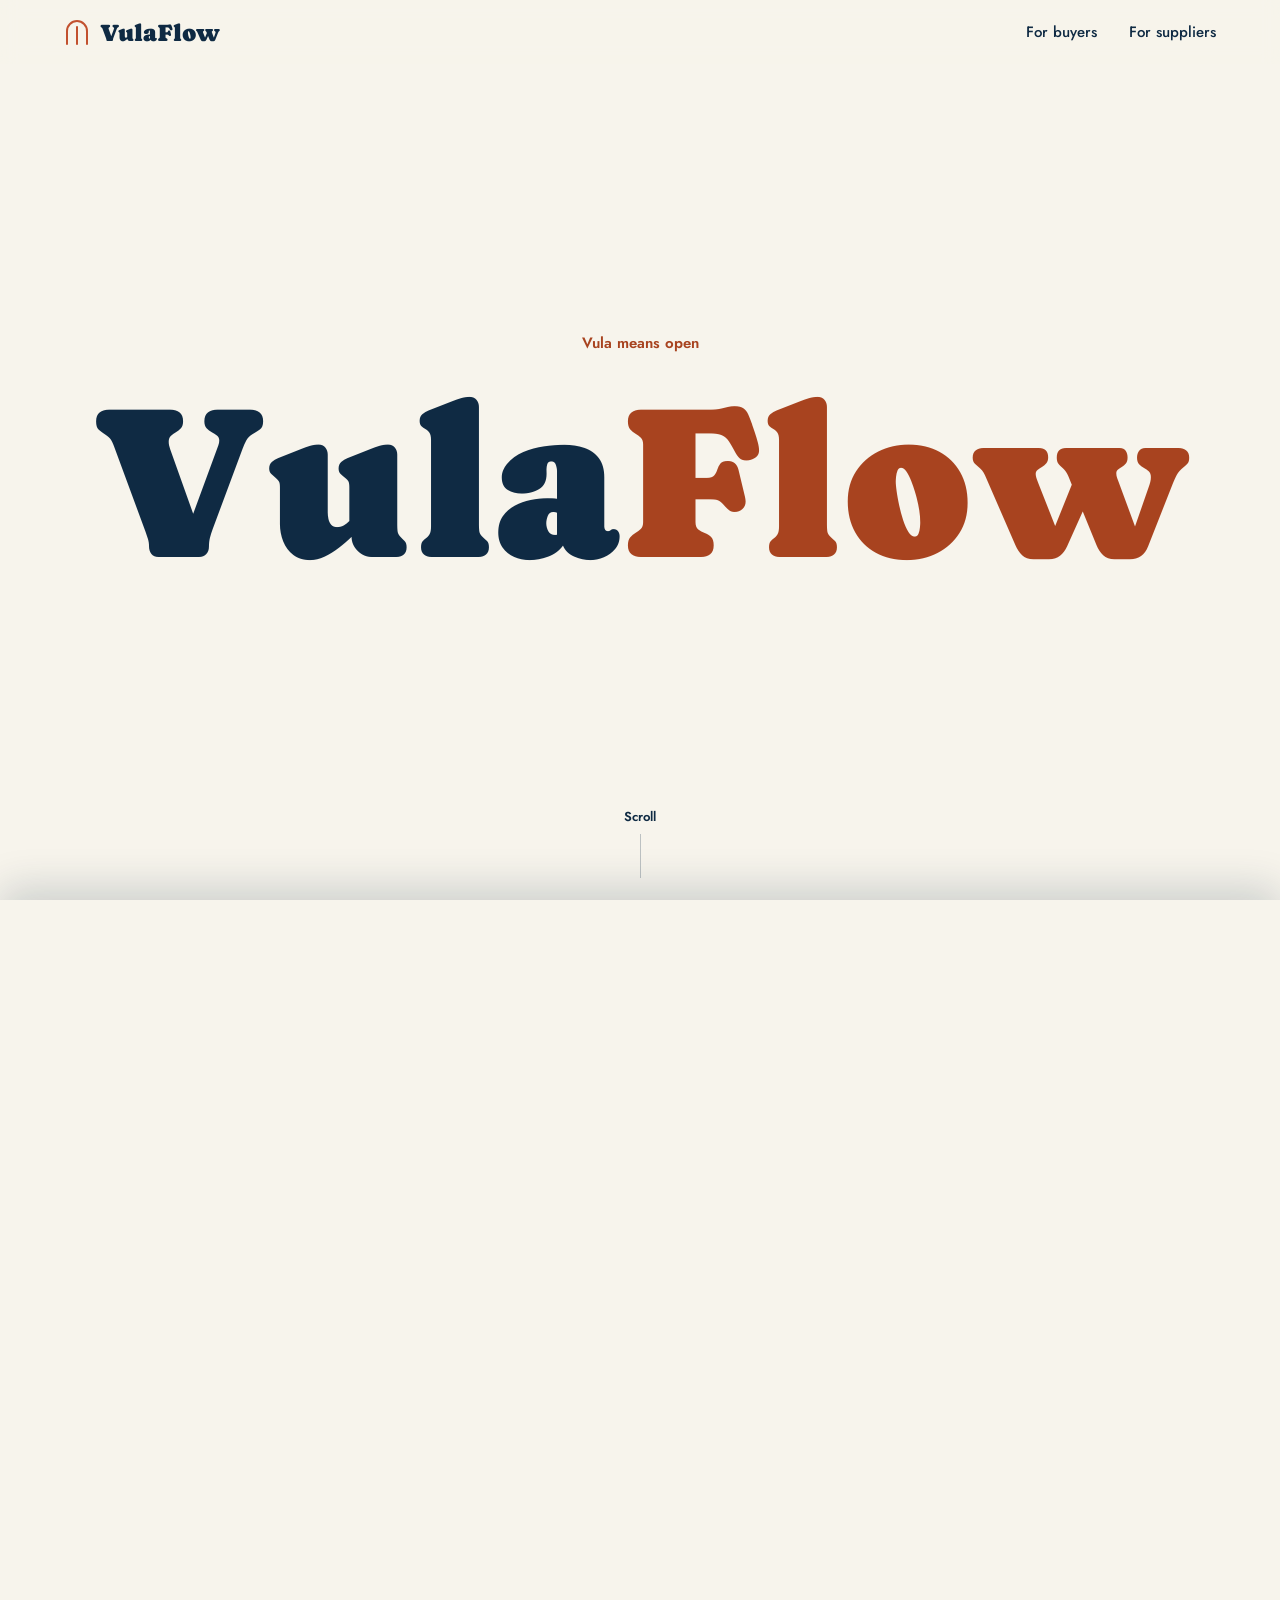
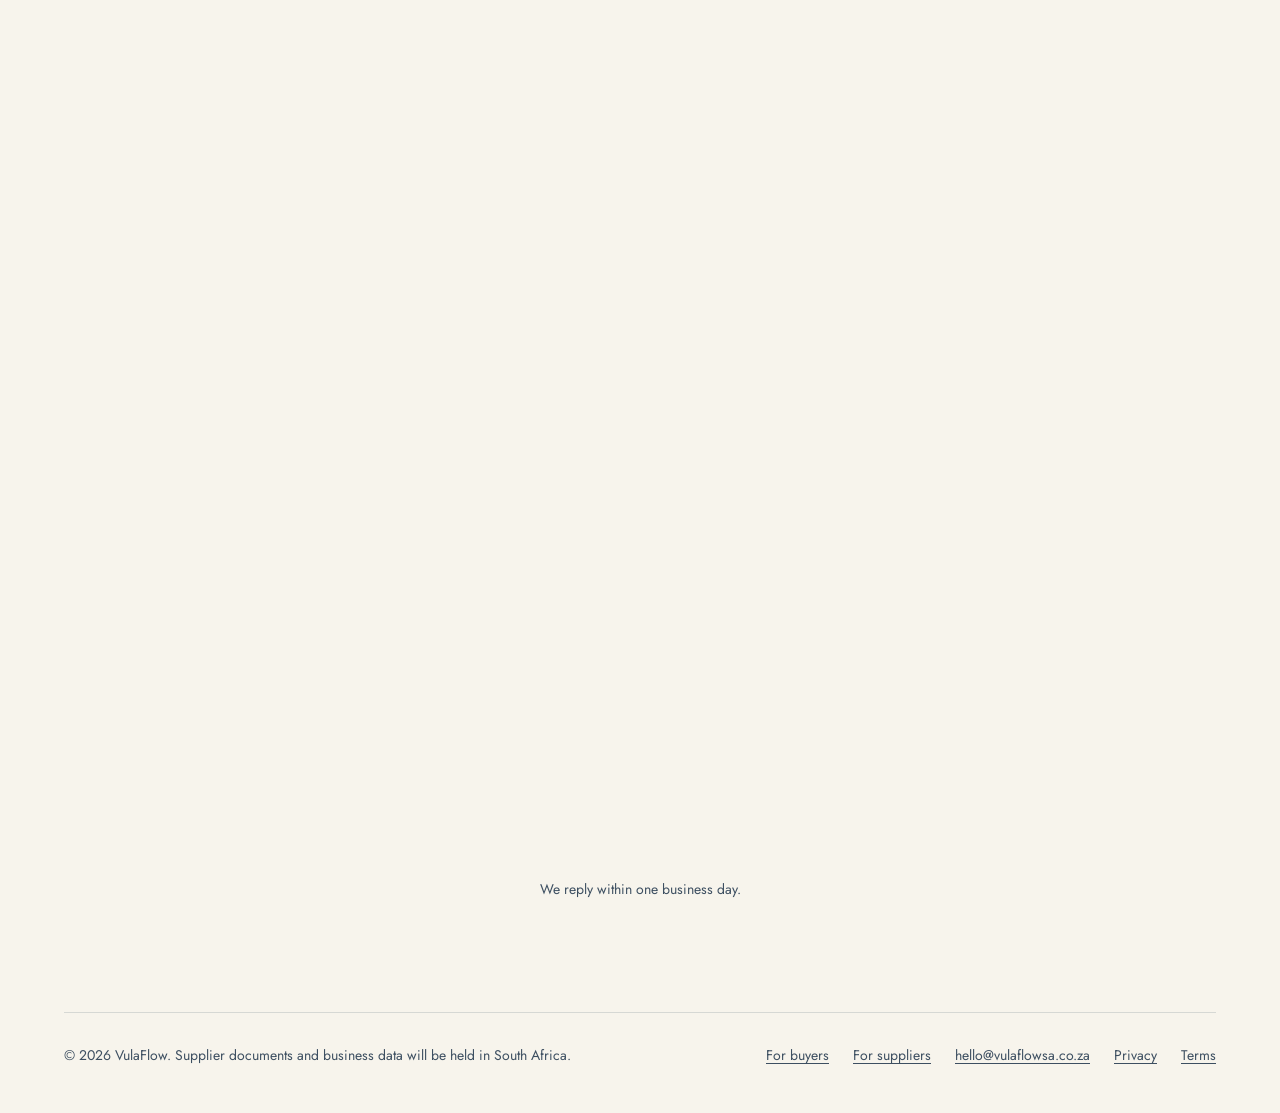
<file: index.html>
<!doctype html>
<html lang="en-ZA">
<head>
<meta charset="utf-8">
<meta name="viewport" content="width=device-width, initial-scale=1">
<title>VulaFlow | Verified small suppliers for corporate buyers</title>
<meta name="description" content="VulaFlow checks supplier documents, traces every field to its source and helps corporate buyers shortlist small suppliers they can stand behind.">
<link rel="canonical" href="https://vulaflowsa.co.za/">
<meta name="theme-color" content="#F7F4EC">
<meta property="og:type" content="website">
<meta property="og:site_name" content="VulaFlow">
<meta property="og:locale" content="en_ZA">
<meta property="og:title" content="VulaFlow | Verified small suppliers for corporate buyers">
<meta property="og:description" content="VulaFlow checks supplier documents, traces every field to its source and helps corporate buyers shortlist small suppliers they can stand behind.">
<meta property="og:url" content="https://vulaflowsa.co.za/">
<meta property="og:image" content="https://vulaflowsa.co.za/og-image.png">
<meta property="og:image:width" content="1200">
<meta property="og:image:height" content="630">
<meta property="og:image:alt" content="VulaFlow: open the door between small suppliers and the companies that buy">
<meta name="twitter:card" content="summary_large_image">
<meta name="twitter:title" content="VulaFlow | Verified small suppliers for corporate buyers">
<meta name="twitter:description" content="VulaFlow checks supplier documents, traces every field to its source and helps corporate buyers shortlist small suppliers they can stand behind.">
<meta name="twitter:image" content="https://vulaflowsa.co.za/og-image.png">
<script type="application/ld+json">
{"@context":"https://schema.org","@graph":[
{"@type":"Organization","@id":"https://vulaflowsa.co.za/#org","name":"VulaFlow","url":"https://vulaflowsa.co.za/","logo":"https://vulaflowsa.co.za/logo-512.png","contactPoint":{"@type":"ContactPoint","email":"hello@vulaflowsa.co.za","contactType":"customer support","areaServed":"ZA","availableLanguage":"en"},"areaServed":"ZA","description":"VulaFlow checks supplier documents, traces every field to its source and helps corporate buyers shortlist small suppliers."},
{"@type":"WebSite","@id":"https://vulaflowsa.co.za/#website","url":"https://vulaflowsa.co.za/","name":"VulaFlow","publisher":{"@id":"https://vulaflowsa.co.za/#org"},"inLanguage":"en-ZA"}]}
</script>
<link rel="icon" href="favicon.svg" type="image/svg+xml">
<link rel="preload" href="fonts/caprasimo-latin-400-normal.woff2" as="font" type="font/woff2" crossorigin>
<link rel="preload" href="fonts/jost-latin-400-normal.woff2" as="font" type="font/woff2" crossorigin>
<link rel="stylesheet" href="styles.css">
<link rel="stylesheet" href="landing.css">
<script src="motion.js"></script>
</head>
<body>

<header class="site-head wrap">
  <div class="inner">
    <a href="/" aria-label="VulaFlow home" style="display:flex;align-items:center;gap:10px">
      <svg width="26" height="28" viewBox="0 0 26 28" fill="none" stroke="#C2512F" stroke-width="2" stroke-linecap="round" stroke-linejoin="round" aria-hidden="true"><path d="M3 26V13a10 10 0 0 1 20 0v13"/><path d="M13 26V9"/></svg>
      <span class="serif" style="font-size:24px">VulaFlow</span>
    </a>
    <nav aria-label="Main">
      <a href="buyers.html">For buyers</a>
      <a href="suppliers.html">For suppliers</a>
    </nav>
  </div>
</header>

<main>
  <div class="story" id="story">
    <div class="stage" id="stage">

      <!-- Part 1: the wordmark. It is decoration; the page's heading is in part 2. -->
      <section class="hero" id="hero" aria-label="VulaFlow">
        <p class="eyebrow">Vula means open</p>
        <div class="wordmark" id="wordmark" role="img" aria-label="VulaFlow">Vula<span class="fl">Flow</span></div>
      </section>

      <!-- The three documents the wordmark breaks into -->
      <div class="docs" id="docs" aria-hidden="true">
        <div class="doc doc-1"><i class="bar"></i><i class="ln"></i><i class="ln"></i><i class="ln"></i><i class="ln"></i></div>
        <div class="doc doc-2"><i class="bar"></i><i class="ln"></i><i class="ln"></i><i class="ln"></i><i class="ln"></i></div>
        <div class="doc doc-3"><i class="bar"></i><i class="ln"></i><i class="ln"></i><i class="ln"></i><i class="ln"></i></div>
      </div>

      <!-- Part 2: the opening line, which covers the documents as it slides up -->
      <div class="sheet" id="sheet">
        <section class="mid">
          <h1>Open the door between small suppliers and the <em>companies that buy</em></h1>
          <p class="sub">Both sides work from documents that are checked, current and traceable to their source.</p>
        </section>
      </div>

      <div class="scroll-cue" id="cue" aria-hidden="true"><span>Scroll</span><i></i></div>
    </div>
  </div>

  <!-- Part 3: the two doors -->
  <section class="doors-sec doors" id="doors-sec" aria-label="Choose your side">
    <div class="panel" id="panel">
      <!-- Both doors lead to the sign-up for now. When the platform is linked, point each heading link and button at its own side. -->
      <div class="vdoor vdoor-buyer">
        <p class="eyebrow">I’m a buyer</p>
        <h2><a href="signup.html?type=buyer">Shortlist suppliers you can stand behind</a></h2>
        <p class="desc">Compare bids side by side, with every field traced to its source and an audit trail behind each decision.</p>
        <a class="ihb" href="signup.html?type=buyer"><span class="t">Request a pilot</span><span class="h" aria-hidden="true"><span>Request a pilot</span><svg width="18" height="18" viewBox="0 0 24 24" fill="none" stroke="currentColor" stroke-width="2" stroke-linecap="round" stroke-linejoin="round"><path d="M5 12h14M13 6l6 6-6 6"/></svg></span><span class="dot"></span></a>
      </div>
      <div class="vdoor vdoor-supplier">
        <p class="eyebrow">I’m a supplier</p>
        <h2><a href="signup.html?type=supplier">Get seen by the companies that buy</a></h2>
        <p class="desc">Add your papers once. We check them, keep your badges current and show you to buyers looking for suppliers like you.</p>
        <a class="ihb" href="signup.html?type=supplier"><span class="t">Join the supplier list</span><span class="h" aria-hidden="true"><span>Join the supplier list</span><svg width="18" height="18" viewBox="0 0 24 24" fill="none" stroke="currentColor" stroke-width="2" stroke-linecap="round" stroke-linejoin="round"><path d="M5 12h14M13 6l6 6-6 6"/></svg></span><span class="dot"></span></a>
      </div>
    </div>
    <p class="reply-note">We reply within one business day.</p>
  </section>
</main>

<footer class="wrap">
  <div class="inner site-foot">
    <span>© 2026 VulaFlow. Supplier documents and business data will be held in South Africa.</span>
    <span class="links">
      <a href="buyers.html">For buyers</a>
      <a href="suppliers.html">For suppliers</a>
      <a href="mailto:hello@vulaflowsa.co.za">hello@vulaflowsa.co.za</a>
      <a href="privacy.html">Privacy</a>
      <a href="terms.html">Terms</a>
    </span>
  </div>
</footer>

<script src="landing.js"></script>
</body>
</html>
</file>
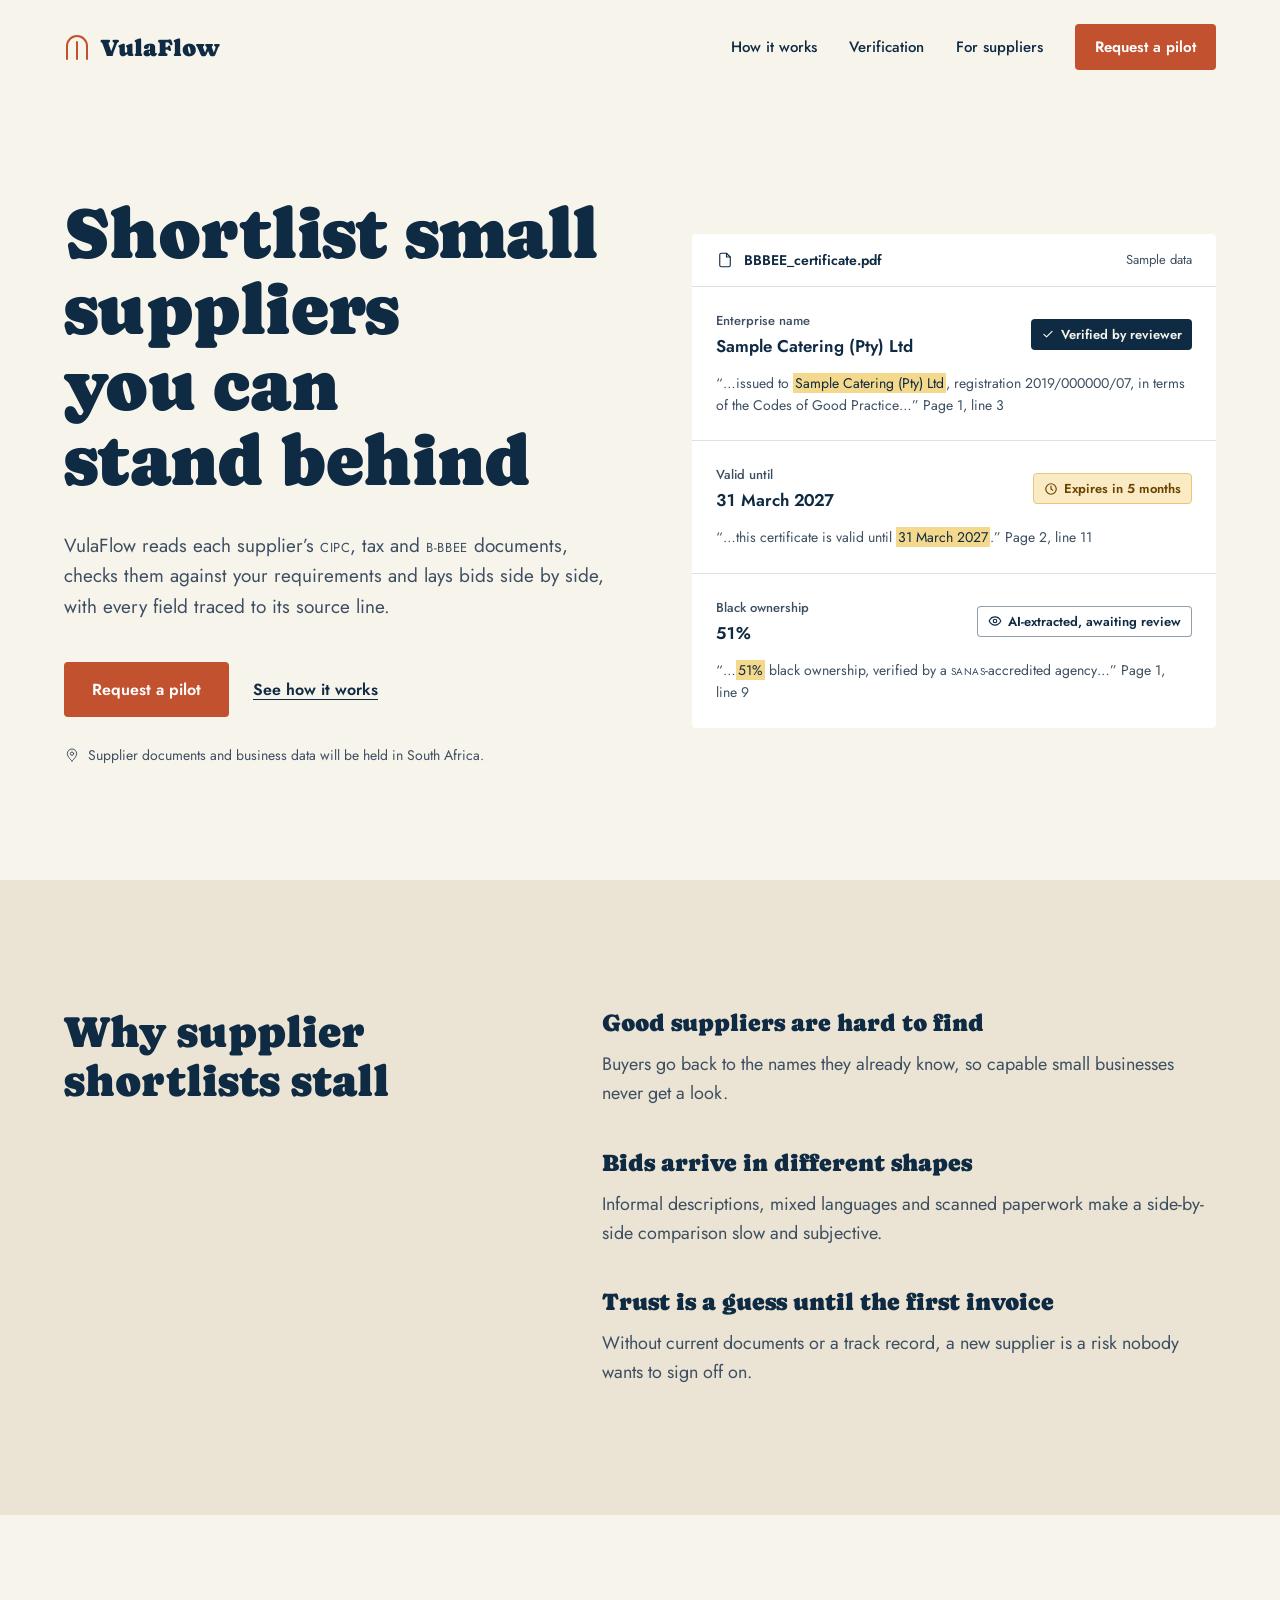
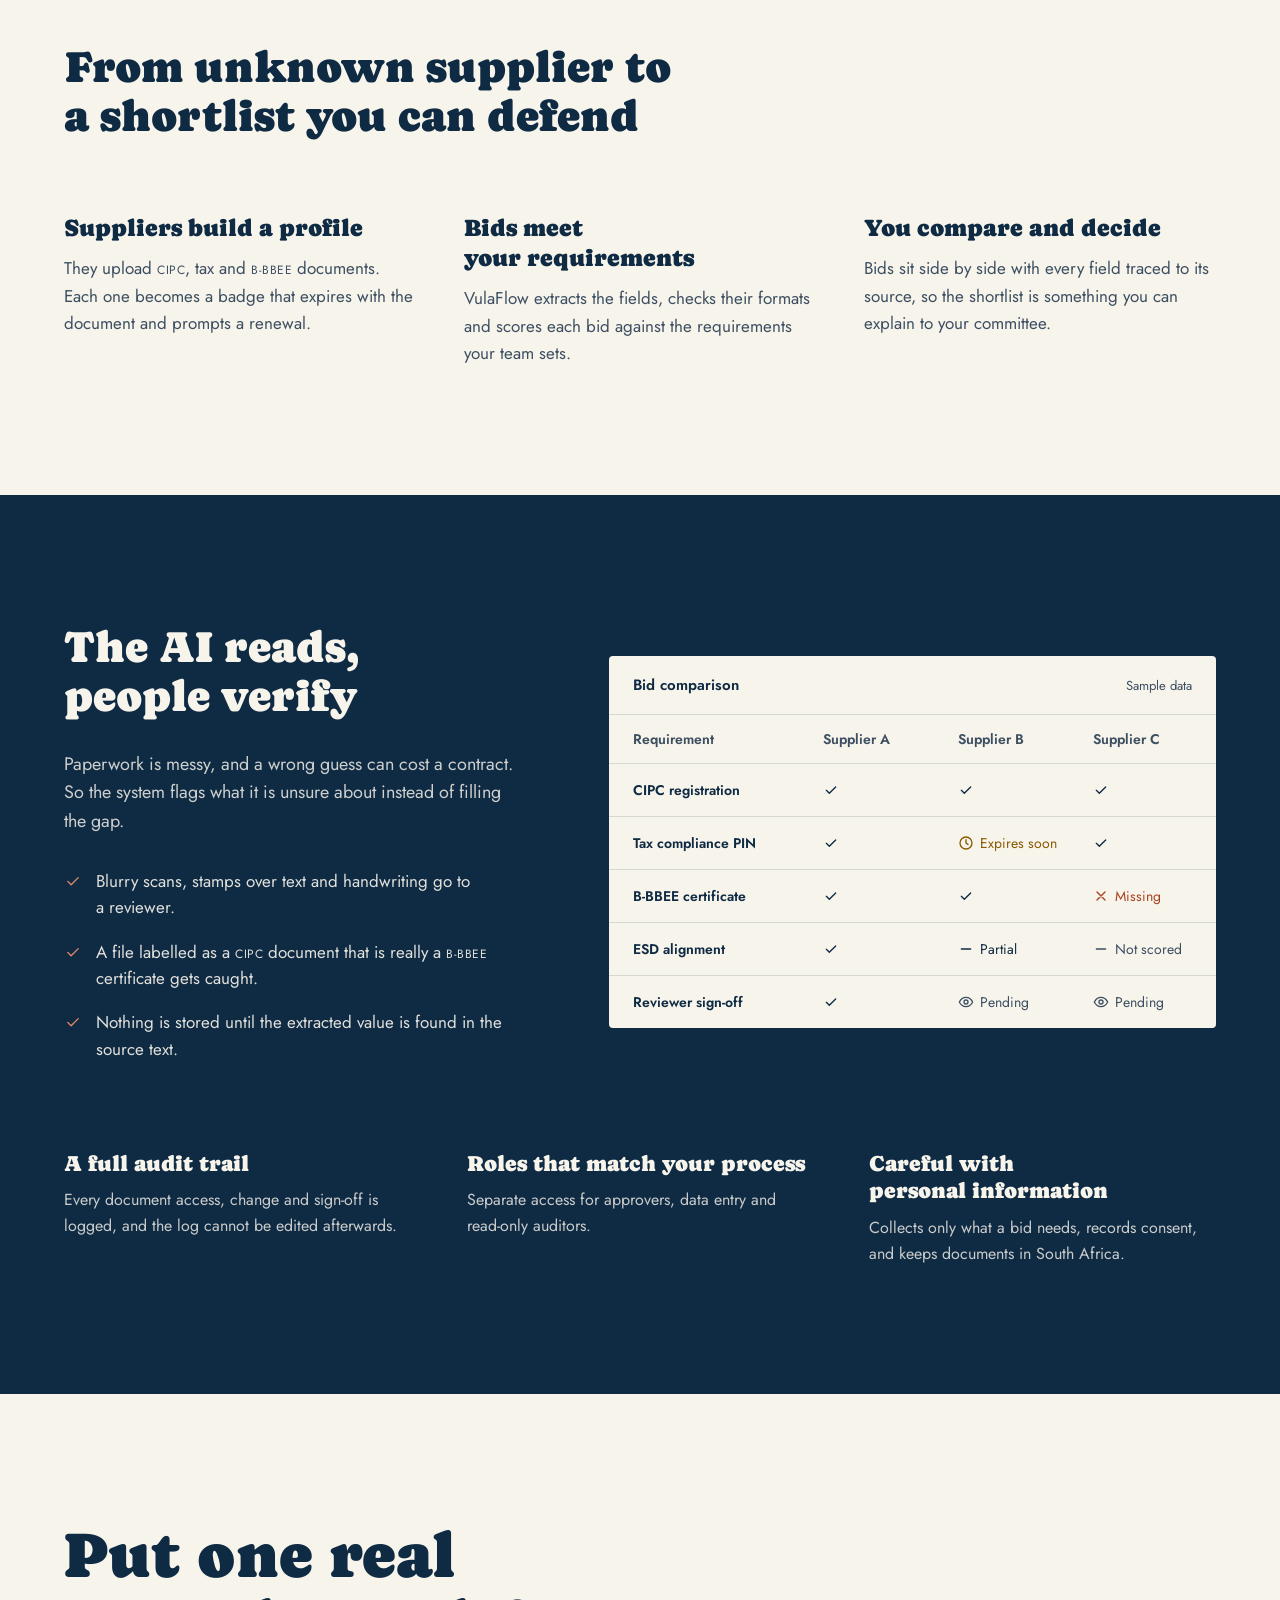
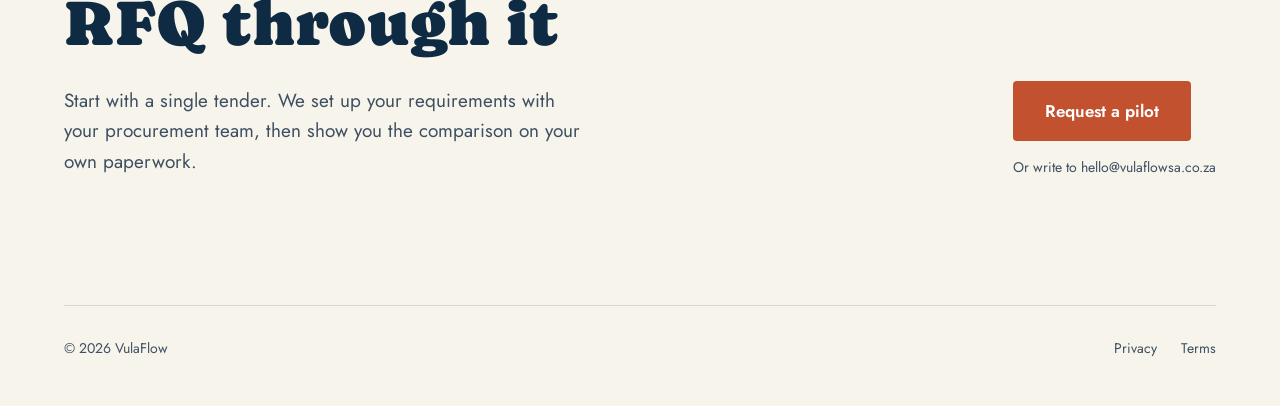
<file: buyers.html>
<!doctype html>
<html lang="en-ZA">
<head>
<meta charset="utf-8">
<meta name="viewport" content="width=device-width, initial-scale=1">
<title>VulaFlow for buyers | Shortlist suppliers you can stand behind</title>
<meta name="description" content="VulaFlow reads supplier CIPC, tax and B-BBEE documents, checks them against your rules and lays bids side by side, every field traced to its source.">
<link rel="canonical" href="https://vulaflowsa.co.za/buyers.html">
<meta name="theme-color" content="#F7F4EC">
<meta property="og:type" content="website">
<meta property="og:site_name" content="VulaFlow">
<meta property="og:locale" content="en_ZA">
<meta property="og:title" content="VulaFlow for buyers | Shortlist suppliers you can stand behind">
<meta property="og:description" content="VulaFlow reads supplier CIPC, tax and B-BBEE documents, checks them against your rules and lays bids side by side, every field traced to its source.">
<meta property="og:url" content="https://vulaflowsa.co.za/buyers.html">
<meta property="og:image" content="https://vulaflowsa.co.za/og-image.png">
<meta property="og:image:width" content="1200">
<meta property="og:image:height" content="630">
<meta property="og:image:alt" content="VulaFlow: open the door between small suppliers and the companies that buy">
<meta name="twitter:card" content="summary_large_image">
<meta name="twitter:title" content="VulaFlow for buyers | Shortlist suppliers you can stand behind">
<meta name="twitter:description" content="VulaFlow reads supplier CIPC, tax and B-BBEE documents, checks them against your rules and lays bids side by side, every field traced to its source.">
<meta name="twitter:image" content="https://vulaflowsa.co.za/og-image.png">
<link rel="icon" href="favicon.svg" type="image/svg+xml">
<link rel="preload" href="fonts/caprasimo-latin-400-normal.woff2" as="font" type="font/woff2" crossorigin>
<link rel="preload" href="fonts/jost-latin-400-normal.woff2" as="font" type="font/woff2" crossorigin>
<link rel="stylesheet" href="styles.css">
<link rel="stylesheet" href="polish.css">
<script src="motion.js"></script>
</head>
<body>
<div style="width:100%;background:#F7F4EC;color:#0F2A43;font-family:var(--font-body)">

<!-- NAV -->
<header style="padding:0 clamp(20px,5vw,64px)">
<div style="max-width:1200px;margin:0 auto;display:flex;flex-wrap:wrap;align-items:center;justify-content:space-between;gap:16px 32px;padding:24px 0">
<a href="/" aria-label="VulaFlow home" style="display:flex;align-items:center;gap:10px">
<svg width="26" height="28" viewBox="0 0 26 28" fill="none" stroke="#C2512F" stroke-width="2" stroke-linecap="round" stroke-linejoin="round" aria-hidden="true"><path d="M3 26V13a10 10 0 0 1 20 0v13"></path><path d="M13 26V9"></path></svg>
<span style="font-family:var(--font-display);font-size:24px;font-weight:600;letter-spacing:0">VulaFlow</span>
</a>
<nav aria-label="Main" style="display:flex;flex-wrap:wrap;align-items:center;gap:12px 32px;font-size:15px;font-weight:500">
<a href="#how">How it works</a>
<a href="#verify">Verification</a>
<a href="suppliers.html">For suppliers</a>
<a href="signup.html?type=buyer" style="background:var(--accent);color:#FFFFFF;padding:12px 20px;border-radius:4px;font-weight:600"><span class="t">Request a pilot</span></a>
</nav>
</div>
</header>

<!-- HERO -->
<section id="top" class="vt-buyer" style="padding:clamp(56px,8vw,112px) clamp(20px,5vw,64px) clamp(72px,9vw,128px)">
<div style="max-width:1200px;margin:0 auto;display:flex;flex-wrap:wrap;align-items:center;gap:56px 64px">
<div style="flex:1 1 480px;min-width:0;max-width:620px">
<h1 style="margin:0;font-family:var(--font-display);font-weight:500;font-size:clamp(42px,6.2vw,72px);line-height:1.05;letter-spacing:-0.01em">Shortlist small suppliers you can stand behind</h1>
<p style="margin:32px 0 0;font-size:19px;line-height:1.6;color:#3D4F61;max-width:560px">VulaFlow reads each supplier’s <span class="ac">CIPC</span>, tax and <span class="ac">B-BBEE</span> documents, checks them against your requirements and lays bids side by side, with every field traced to its source line.</p>
<div style="margin-top:40px;display:flex;flex-wrap:wrap;gap:16px 24px;align-items:center">
<a href="signup.html?type=buyer" style="background:var(--accent);color:#FFFFFF;padding:16px 28px;border-radius:4px;font-size:16px;font-weight:600"><span class="t">Request a pilot</span></a>
<a href="#how" style="font-size:16px;font-weight:600;padding:16px 0;text-decoration:underline;text-decoration-thickness:1px;text-underline-offset:.25em">See how it works</a>
</div>
<p style="margin:28px 0 0;display:flex;align-items:center;gap:8px;font-size:14px;color:#3D4F61"><svg width="16" height="16" viewBox="0 0 24 24" fill="none" stroke="currentColor" stroke-width="1.5" stroke-linecap="round" stroke-linejoin="round" aria-hidden="true"><path d="M12 21s7-6.2 7-11a7 7 0 0 0-14 0c0 4.8 7 11 7 11z"></path><circle cx="12" cy="10" r="2.5"></circle></svg>Supplier documents and business data will be held in South Africa.</p>
</div>

<!-- Product mock: extraction review -->
<div style="flex:1 1 440px;min-width:0;max-width:560px">
<div style="background:#FFFFFF;border-radius:4px">
<div style="display:flex;align-items:center;justify-content:space-between;gap:12px;padding:16px 24px;border-bottom:1px solid var(--line)">
<div style="display:flex;align-items:center;gap:10px;font-size:14px;font-weight:600;min-width:0">
<svg width="18" height="18" viewBox="0 0 24 24" fill="none" stroke="currentColor" stroke-width="1.5" stroke-linecap="round" stroke-linejoin="round" aria-hidden="true"><path d="M14 3H7a2 2 0 0 0-2 2v14a2 2 0 0 0 2 2h10a2 2 0 0 0 2-2V8z"></path><path d="M14 3v5h5"></path></svg>
<span class="fn"><span class="fn-a">BBBEE_certificate</span><span class="fn-b">.pdf</span></span>
</div>
<span style="font-size:13px;color:#3D4F61">Sample data</span>
</div>

<div style="padding:24px;border-bottom:1px solid var(--line)">
<div style="display:flex;flex-wrap:wrap;align-items:center;justify-content:space-between;gap:8px 12px">
<div>
<div style="font-size:13px;font-weight:500;color:#3D4F61">Enterprise name</div>
<div style="margin-top:4px;font-size:17px;font-weight:600">Sample Catering (Pty) Ltd</div>
</div>
<span style="display:inline-flex;align-items:center;gap:6px;background:#0F2A43;color:#F7F4EC;font-size:13px;font-weight:600;padding:6px 10px;border-radius:4px">
<svg width="14" height="14" viewBox="0 0 24 24" fill="none" stroke="currentColor" stroke-width="2" stroke-linecap="round" stroke-linejoin="round" aria-hidden="true"><path d="M5 12.5l4.5 4.5L19 7.5"></path></svg><span class="t">Verified by reviewer</span></span>
</div>
<p style="margin:14px 0 0;font-size:14px;line-height:1.6;color:#3D4F61">“…issued to <mark>Sample Catering (Pty) Ltd</mark>, registration 2019/000000/07, in terms of the Codes of Good Practice…” <span style="color:#3D4F61">Page 1, line 3</span></p>
</div>

<div style="padding:24px;border-bottom:1px solid var(--line)">
<div style="display:flex;flex-wrap:wrap;align-items:center;justify-content:space-between;gap:8px 12px">
<div>
<div style="font-size:13px;font-weight:500;color:#3D4F61">Valid until</div>
<div style="margin-top:4px;font-size:17px;font-weight:600;font-variant-numeric:tabular-nums">31 March 2027</div>
</div>
<span style="display:inline-flex;align-items:center;gap:6px;background:#FBEBC4;color:#6B4300;border:1px solid #E6C77A;font-size:13px;font-weight:600;padding:5px 10px;border-radius:4px">
<svg width="14" height="14" viewBox="0 0 24 24" fill="none" stroke="currentColor" stroke-width="2" stroke-linecap="round" stroke-linejoin="round" aria-hidden="true"><circle cx="12" cy="12" r="9"></circle><path d="M12 7v5l3 2"></path></svg>
Expires in 5 months</span>
</div>
<p style="margin:14px 0 0;font-size:14px;line-height:1.6;color:#3D4F61">“…this certificate is valid until <mark>31 March 2027</mark>.” <span style="color:#3D4F61">Page 2, line 11</span></p>
</div>

<div style="padding:24px">
<div style="display:flex;flex-wrap:wrap;align-items:center;justify-content:space-between;gap:8px 12px">
<div>
<div style="font-size:13px;font-weight:500;color:#3D4F61">Black ownership</div>
<div style="margin-top:4px;font-size:17px;font-weight:600;font-variant-numeric:tabular-nums">51%</div>
</div>
<span style="display:inline-flex;align-items:center;gap:6px;background:#FFFFFF;color:#0F2A43;border:1px solid rgba(15,42,67,0.45);font-size:13px;font-weight:600;padding:5px 10px;border-radius:4px">
<svg width="14" height="14" viewBox="0 0 24 24" fill="none" stroke="currentColor" stroke-width="2" stroke-linecap="round" stroke-linejoin="round" aria-hidden="true"><circle cx="12" cy="12" r="3"></circle><path d="M2 12s3.5-7 10-7 10 7 10 7-3.5 7-10 7S2 12 2 12z"></path></svg><span class="t">AI-extracted, awaiting review</span></span>
</div>
<p style="margin:14px 0 0;font-size:14px;line-height:1.6;color:#3D4F61">“…<mark>51%</mark> black ownership, verified by a <span class="ac">SANAS</span>-accredited agency…” <span style="color:#3D4F61">Page 1, line 9</span></p>
</div>
</div>
</div>
</div>
</section>

<!-- PROBLEM (sand band) -->
<section style="background:#EBE4D4;padding:clamp(72px,10vw,140px) clamp(20px,5vw,64px)">
<div style="max-width:1200px;margin:0 auto;display:flex;flex-wrap:wrap;gap:48px 80px">
<div style="flex:5 1 320px;min-width:0">
<h2 style="margin:0;font-family:var(--font-display);font-weight:500;font-size:clamp(32px,4vw,44px);line-height:1.12;letter-spacing:0">Why supplier shortlists stall</h2>
</div>
<div style="flex:7 1 420px;min-width:0;display:flex;flex-direction:column">
<div style="padding:0 0 20px">
<h3 style="margin:0;font-family:var(--font-display);font-weight:500;font-size:clamp(20px,2.2vw,24px);line-height:1.25">Good suppliers are hard to find</h3>
<p style="margin:12px 0 0;font-size:18px;line-height:1.6;color:#3D4F61;max-width:640px">Buyers go back to the names they already know, so capable small businesses never get a look.</p>
</div>
<div style="padding:20px 0">
<h3 style="margin:0;font-family:var(--font-display);font-weight:500;font-size:clamp(20px,2.2vw,24px);line-height:1.25">Bids arrive in different shapes</h3>
<p style="margin:12px 0 0;font-size:18px;line-height:1.6;color:#3D4F61;max-width:640px">Informal descriptions, mixed languages and scanned paperwork make a side-by-side comparison slow and subjective.</p>
</div>
<div style="padding:20px 0 0">
<h3 style="margin:0;font-family:var(--font-display);font-weight:500;font-size:clamp(20px,2.2vw,24px);line-height:1.25">Trust is a guess until the first invoice</h3>
<p style="margin:12px 0 0;font-size:18px;line-height:1.6;color:#3D4F61;max-width:640px">Without current documents or a track record, a new supplier is a risk nobody wants to sign off on.</p>
</div>
</div>
</div>
</section>

<!-- HOW IT WORKS -->
<section id="how" style="padding:clamp(72px,10vw,140px) clamp(20px,5vw,64px)">
<div style="max-width:1200px;margin:0 auto">
<h2 style="margin:0;font-family:var(--font-display);font-weight:500;font-size:clamp(32px,4vw,44px);line-height:1.12;letter-spacing:0;max-width:760px">From unknown supplier to a shortlist you can defend</h2>
<div style="margin-top:72px;display:flex;flex-wrap:wrap;gap:48px 48px">
<div style="flex:1 1 280px;min-width:0">
<h3 class="ct" style="margin:0;font-family:var(--font-display);font-weight:500;font-size:clamp(20px,2.2vw,24px);line-height:1.25">Suppliers build a profile</h3>
<p style="margin:12px 0 0;font-size:17px;line-height:1.6;color:#3D4F61">They upload <span class="ac">CIPC</span>, tax and <span class="ac">B-BBEE</span> documents. Each one becomes a badge that expires with the document and prompts a renewal.</p>
</div>
<div style="flex:1 1 280px;min-width:0">
<h3 class="ct" style="margin:0;font-family:var(--font-display);font-weight:500;font-size:clamp(20px,2.2vw,24px);line-height:1.25">Bids meet your requirements</h3>
<p style="margin:12px 0 0;font-size:17px;line-height:1.6;color:#3D4F61">VulaFlow extracts the fields, checks their formats and scores each bid against the requirements your team sets.</p>
</div>
<div style="flex:1 1 280px;min-width:0">
<h3 class="ct" style="margin:0;font-family:var(--font-display);font-weight:500;font-size:clamp(20px,2.2vw,24px);line-height:1.25">You compare and decide</h3>
<p style="margin:12px 0 0;font-size:17px;line-height:1.6;color:#3D4F61">Bids sit side by side with every field traced to its source, so the shortlist is something you can explain to your committee.</p>
</div>
</div>
</div>
</section>

<!-- VERIFICATION (ink band) -->
<section id="verify" style="background:#0F2A43;color:#F7F4EC;padding:clamp(72px,10vw,140px) clamp(20px,5vw,64px)">
<div style="max-width:1200px;margin:0 auto;display:flex;flex-wrap:wrap;align-items:center;gap:56px 80px">
<div style="flex:5 1 360px;min-width:0">
<h2 style="margin:0;font-family:var(--font-display);font-weight:500;font-size:clamp(32px,4vw,44px);line-height:1.12;letter-spacing:0">The AI reads, people verify</h2>
<p style="margin:28px 0 0;font-size:18px;line-height:1.6;color:rgba(247,244,236,0.82)">Paperwork is messy, and a wrong guess can cost a contract. So the system flags what it is unsure about instead of filling the gap.</p>
<ul style="margin:32px 0 0;padding:0;list-style:none;display:flex;flex-direction:column;gap:18px;font-size:17px;line-height:1.55;color:rgba(247,244,236,0.9)">
<li style="display:flex;gap:14px"><span style="color:#E58A66;flex:none;padding-top:3px"><svg width="18" height="18" viewBox="0 0 24 24" fill="none" stroke="currentColor" stroke-width="1.75" stroke-linecap="round" stroke-linejoin="round" aria-hidden="true"><path d="M5 12.5l4.5 4.5L19 7.5"></path></svg></span><span>Blurry scans, stamps over text and handwriting go to a reviewer.</span></li>
<li style="display:flex;gap:14px"><span style="color:#E58A66;flex:none;padding-top:3px"><svg width="18" height="18" viewBox="0 0 24 24" fill="none" stroke="currentColor" stroke-width="1.75" stroke-linecap="round" stroke-linejoin="round" aria-hidden="true"><path d="M5 12.5l4.5 4.5L19 7.5"></path></svg></span><span>A file labelled as a <span class="ac">CIPC</span> document that is really a <span class="ac">B-BBEE</span> certificate gets caught.</span></li>
<li style="display:flex;gap:14px"><span style="color:#E58A66;flex:none;padding-top:3px"><svg width="18" height="18" viewBox="0 0 24 24" fill="none" stroke="currentColor" stroke-width="1.75" stroke-linecap="round" stroke-linejoin="round" aria-hidden="true"><path d="M5 12.5l4.5 4.5L19 7.5"></path></svg></span><span>Nothing is stored until the extracted value is found in the source text.</span></li>
</ul>
</div>

<!-- Comparison matrix mock -->
<div style="flex:7 1 460px;min-width:0">
<div style="background:#F7F4EC;color:#0F2A43;border-radius:4px;overflow-x:auto;position:relative">
<div style="min-width:520px">
<div style="display:flex;align-items:center;justify-content:space-between;padding:18px 24px;border-bottom:1px solid var(--line)">
<span style="font-size:15px;font-weight:600">Bid comparison</span>
<span style="font-size:13px;color:#3D4F61">Sample data</span>
</div>
<div style="display:grid;grid-template-columns:1.5fr 1fr 1fr 1fr;gap:0;font-size:14px;font-weight:600;color:#3D4F61">
<div style="padding:14px 24px">Requirement</div>
<div style="padding:14px 12px">Supplier A</div>
<div style="padding:14px 12px">Supplier B</div>
<div style="padding:14px 12px">Supplier C</div>
</div>

<div style="display:grid;grid-template-columns:1.5fr 1fr 1fr 1fr;align-items:center;border-top:1px solid var(--line);font-size:14px">
<div style="padding:16px 24px;font-weight:600">CIPC registration</div>
<div style="padding:16px 12px;display:flex;align-items:center;gap:6px"><svg width="16" height="16" viewBox="0 0 24 24" fill="none" stroke="currentColor" stroke-width="2" stroke-linecap="round" stroke-linejoin="round" aria-hidden="true"><path d="M5 12.5l4.5 4.5L19 7.5"></path></svg><span class="t sr">Valid</span></div>
<div style="padding:16px 12px;display:flex;align-items:center;gap:6px"><svg width="16" height="16" viewBox="0 0 24 24" fill="none" stroke="currentColor" stroke-width="2" stroke-linecap="round" stroke-linejoin="round" aria-hidden="true"><path d="M5 12.5l4.5 4.5L19 7.5"></path></svg><span class="t sr">Valid</span></div>
<div style="padding:16px 12px;display:flex;align-items:center;gap:6px"><svg width="16" height="16" viewBox="0 0 24 24" fill="none" stroke="currentColor" stroke-width="2" stroke-linecap="round" stroke-linejoin="round" aria-hidden="true"><path d="M5 12.5l4.5 4.5L19 7.5"></path></svg><span class="t sr">Valid</span></div>
</div>

<div style="display:grid;grid-template-columns:1.5fr 1fr 1fr 1fr;align-items:center;border-top:1px solid var(--line);font-size:14px">
<div style="padding:16px 24px;font-weight:600">Tax compliance PIN</div>
<div style="padding:16px 12px;display:flex;align-items:center;gap:6px"><svg width="16" height="16" viewBox="0 0 24 24" fill="none" stroke="currentColor" stroke-width="2" stroke-linecap="round" stroke-linejoin="round" aria-hidden="true"><path d="M5 12.5l4.5 4.5L19 7.5"></path></svg><span class="t sr">Valid</span></div>
<div style="padding:16px 12px;display:flex;align-items:center;gap:6px;color:#8A5A00"><svg width="16" height="16" viewBox="0 0 24 24" fill="none" stroke="currentColor" stroke-width="2" stroke-linecap="round" stroke-linejoin="round" aria-hidden="true"><circle cx="12" cy="12" r="9"></circle><path d="M12 7v5l3 2"></path></svg><span class="t">Expires soon</span></div>
<div style="padding:16px 12px;display:flex;align-items:center;gap:6px"><svg width="16" height="16" viewBox="0 0 24 24" fill="none" stroke="currentColor" stroke-width="2" stroke-linecap="round" stroke-linejoin="round" aria-hidden="true"><path d="M5 12.5l4.5 4.5L19 7.5"></path></svg><span class="t sr">Valid</span></div>
</div>

<div style="display:grid;grid-template-columns:1.5fr 1fr 1fr 1fr;align-items:center;border-top:1px solid var(--line);font-size:14px">
<div style="padding:16px 24px;font-weight:600">B-BBEE certificate</div>
<div style="padding:16px 12px;display:flex;align-items:center;gap:6px"><svg width="16" height="16" viewBox="0 0 24 24" fill="none" stroke="currentColor" stroke-width="2" stroke-linecap="round" stroke-linejoin="round" aria-hidden="true"><path d="M5 12.5l4.5 4.5L19 7.5"></path></svg><span class="t sr">Valid</span></div>
<div style="padding:16px 12px;display:flex;align-items:center;gap:6px"><svg width="16" height="16" viewBox="0 0 24 24" fill="none" stroke="currentColor" stroke-width="2" stroke-linecap="round" stroke-linejoin="round" aria-hidden="true"><path d="M5 12.5l4.5 4.5L19 7.5"></path></svg><span class="t sr">Valid</span></div>
<div style="padding:16px 12px;display:flex;align-items:center;gap:6px;color:#A8431F"><svg width="16" height="16" viewBox="0 0 24 24" fill="none" stroke="currentColor" stroke-width="2" stroke-linecap="round" stroke-linejoin="round" aria-hidden="true"><path d="M6 6l12 12M18 6L6 18"></path></svg><span class="t">Missing</span></div>
</div>

<div style="display:grid;grid-template-columns:1.5fr 1fr 1fr 1fr;align-items:center;border-top:1px solid var(--line);font-size:14px">
<div style="padding:16px 24px;font-weight:600">ESD alignment</div>
<div style="padding:16px 12px;display:flex;align-items:center;gap:6px"><svg width="16" height="16" viewBox="0 0 24 24" fill="none" stroke="currentColor" stroke-width="2" stroke-linecap="round" stroke-linejoin="round" aria-hidden="true"><path d="M5 12.5l4.5 4.5L19 7.5"></path></svg><span class="t sr">Strong</span></div>
<div style="padding:16px 12px;display:flex;align-items:center;gap:6px"><svg width="16" height="16" viewBox="0 0 24 24" fill="none" stroke="currentColor" stroke-width="2" stroke-linecap="round" stroke-linejoin="round" aria-hidden="true"><path d="M5 12h14"></path></svg><span class="t">Partial</span></div>
<div style="padding:16px 12px;display:flex;align-items:center;gap:6px;color:#3D4F61"><svg width="16" height="16" viewBox="0 0 24 24" fill="none" stroke="currentColor" stroke-width="2" stroke-linecap="round" stroke-linejoin="round" aria-hidden="true"><path d="M5 12h14"></path></svg><span class="t">Not scored</span></div>
</div>

<div style="display:grid;grid-template-columns:1.5fr 1fr 1fr 1fr;align-items:center;border-top:1px solid var(--line);font-size:14px">
<div style="padding:16px 24px;font-weight:600">Reviewer sign-off</div>
<div style="padding:16px 12px;display:flex;align-items:center;gap:6px"><svg width="16" height="16" viewBox="0 0 24 24" fill="none" stroke="currentColor" stroke-width="2" stroke-linecap="round" stroke-linejoin="round" aria-hidden="true"><path d="M5 12.5l4.5 4.5L19 7.5"></path></svg><span class="t sr">Done</span></div>
<div style="padding:16px 12px;display:flex;align-items:center;gap:6px;color:#3D4F61"><svg width="16" height="16" viewBox="0 0 24 24" fill="none" stroke="currentColor" stroke-width="2" stroke-linecap="round" stroke-linejoin="round" aria-hidden="true"><circle cx="12" cy="12" r="3"></circle><path d="M2 12s3.5-7 10-7 10 7 10 7-3.5 7-10 7S2 12 2 12z"></path></svg><span class="t">Pending</span></div>
<div style="padding:16px 12px;display:flex;align-items:center;gap:6px;color:#3D4F61"><svg width="16" height="16" viewBox="0 0 24 24" fill="none" stroke="currentColor" stroke-width="2" stroke-linecap="round" stroke-linejoin="round" aria-hidden="true"><circle cx="12" cy="12" r="3"></circle><path d="M2 12s3.5-7 10-7 10 7 10 7-3.5 7-10 7S2 12 2 12z"></path></svg><span class="t">Pending</span></div>
</div>
</div>
</div>
</div>
</div>

<!-- Governance row -->
<div style="max-width:1200px;margin:clamp(56px,7vw,88px) auto 0">
<div style="display:flex;flex-wrap:wrap;gap:40px 56px">
<div style="flex:1 1 260px;min-width:0">
<h3 class="ct" style="margin:0;font-family:var(--font-display);font-weight:500;font-size:clamp(19px,2vw,22px);line-height:1.25">A full audit trail</h3>
<p style="margin:10px 0 0;font-size:16px;line-height:1.6;color:rgba(247,244,236,0.8)">Every document access, change and sign-off is logged, and the log cannot be edited afterwards.</p>
</div>
<div style="flex:1 1 260px;min-width:0">
<h3 class="ct" style="margin:0;font-family:var(--font-display);font-weight:500;font-size:clamp(19px,2vw,22px);line-height:1.25">Roles that match your process</h3>
<p style="margin:10px 0 0;font-size:16px;line-height:1.6;color:rgba(247,244,236,0.8)">Separate access for approvers, data entry and read-only auditors.</p>
</div>
<div style="flex:1 1 260px;min-width:0">
<h3 class="ct" style="margin:0;font-family:var(--font-display);font-weight:500;font-size:clamp(19px,2vw,22px);line-height:1.25">Careful with personal information</h3>
<p style="margin:10px 0 0;font-size:16px;line-height:1.6;color:rgba(247,244,236,0.8)">Collects only what a bid needs, records consent, and keeps documents in South Africa.</p>
</div>
</div>
</div>
</section>

<!-- CTA -->
<section id="pilot" style="padding:clamp(72px,10vw,140px) clamp(20px,5vw,64px)">
<div style="max-width:1200px;margin:0 auto;display:flex;flex-wrap:wrap;align-items:flex-end;justify-content:space-between;gap:40px 64px">
<div style="flex:1 1 520px;min-width:0;max-width:760px">
<h2 style="margin:0;font-family:var(--font-display);font-weight:500;font-size:clamp(38px,5.4vw,64px);line-height:1.06;letter-spacing:0">Put one real RFQ through it</h2>
<p style="margin:28px 0 0;font-size:19px;line-height:1.6;color:#3D4F61;max-width:600px">Start with a single tender. We set up your requirements with your procurement team, then show you the comparison on your own paperwork.</p>
</div>
<div style="flex:0 1 auto">
<a href="signup.html?type=buyer" style="display:inline-block;background:var(--accent);color:#FFFFFF;padding:18px 32px;border-radius:4px;font-size:17px;font-weight:600"><span class="t">Request a pilot</span></a>
<p style="margin:16px 0 0;font-size:14px;color:#3D4F61">Or write to hello@vulaflowsa.co.za</p>
</div>
</div>
</section>

<!-- FOOTER -->
<footer style="padding:0 clamp(20px,5vw,64px)">
<div style="max-width:1200px;margin:0 auto;border-top:1px solid var(--line);padding:32px 0 48px;display:flex;flex-wrap:wrap;align-items:center;justify-content:space-between;gap:16px 32px;font-size:14px;color:#3D4F61">
<span>© 2026 VulaFlow</span>
<span style="display:flex;gap:24px"><a href="privacy.html">Privacy</a><a href="terms.html">Terms</a></span>
</div>
</footer>

</div>
</body>
</html>
</file>
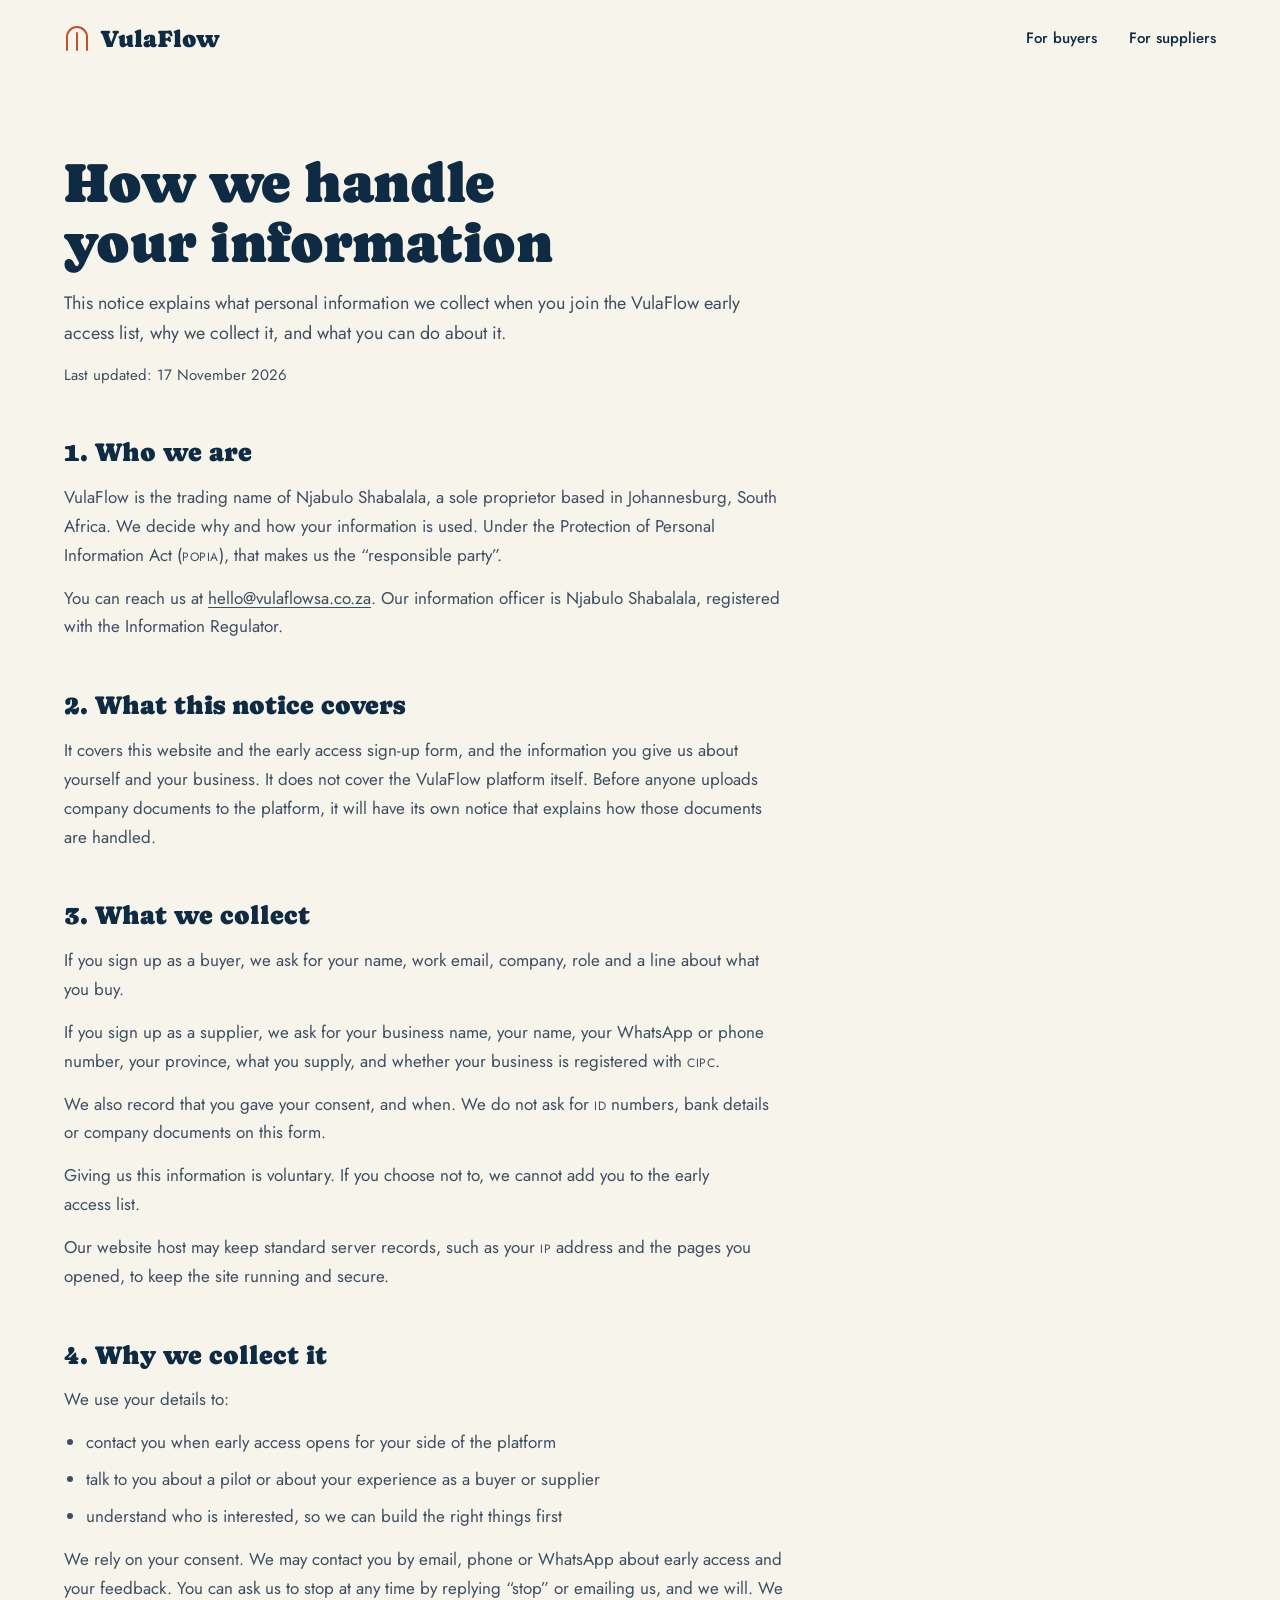
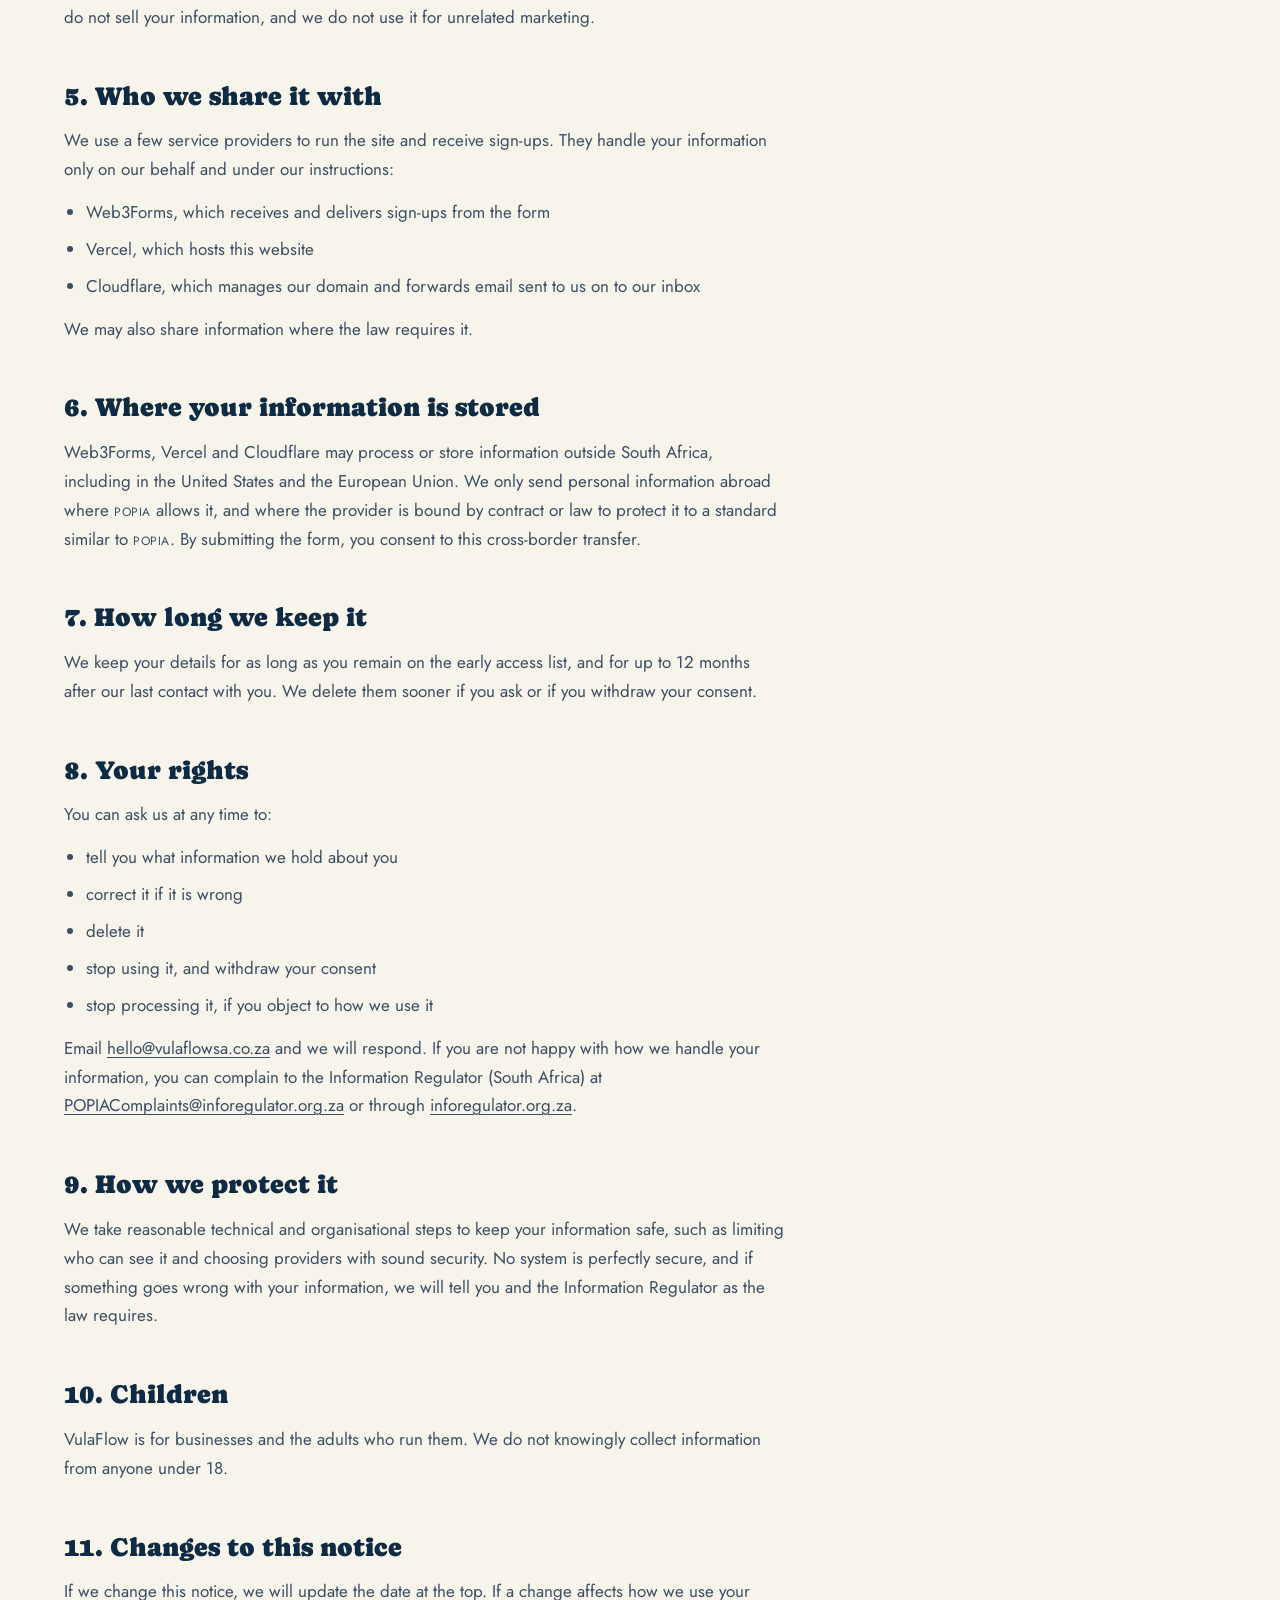
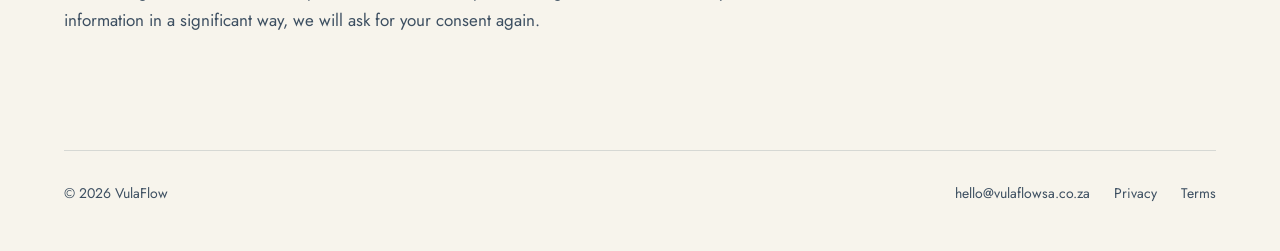
<file: privacy.html>
<!doctype html>
<html lang="en-ZA">
<head>
<meta charset="utf-8">
<meta name="viewport" content="width=device-width, initial-scale=1">
<title>Privacy notice | VulaFlow</title>
<meta name="description" content="How VulaFlow collects, uses and protects the personal information you share when you join the early access list, and the rights you have.">
<link rel="canonical" href="https://vulaflowsa.co.za/privacy.html">
<meta name="theme-color" content="#F7F4EC">
<meta property="og:type" content="website">
<meta property="og:site_name" content="VulaFlow">
<meta property="og:locale" content="en_ZA">
<meta property="og:title" content="Privacy notice | VulaFlow">
<meta property="og:description" content="How VulaFlow collects, uses and protects the personal information you share when you join the early access list, and the rights you have.">
<meta property="og:url" content="https://vulaflowsa.co.za/privacy.html">
<meta property="og:image" content="https://vulaflowsa.co.za/og-image.png">
<meta property="og:image:width" content="1200">
<meta property="og:image:height" content="630">
<meta property="og:image:alt" content="VulaFlow: open the door between small suppliers and the companies that buy">
<meta name="twitter:card" content="summary_large_image">
<meta name="twitter:title" content="Privacy notice | VulaFlow">
<meta name="twitter:description" content="How VulaFlow collects, uses and protects the personal information you share when you join the early access list, and the rights you have.">
<meta name="twitter:image" content="https://vulaflowsa.co.za/og-image.png">
<link rel="icon" href="favicon.svg" type="image/svg+xml">
<link rel="preload" href="fonts/caprasimo-latin-400-normal.woff2" as="font" type="font/woff2" crossorigin>
<link rel="preload" href="fonts/jost-latin-400-normal.woff2" as="font" type="font/woff2" crossorigin>
<link rel="stylesheet" href="styles.css">
<link rel="stylesheet" href="polish.css">
<style>
.wrap{padding:0 clamp(20px,5vw,64px)}
.inner{max-width:1200px;margin:0 auto}
.serif{font-family:var(--font-display)}
.doc{max-width:720px}
.doc h2{font-family:var(--font-display);font-weight:500;font-size:clamp(22px,2.4vw,26px);line-height:1.25;letter-spacing:0;margin:48px 0 0}
.doc p,.doc li{font-size:17px;line-height:1.7;color:#3D4F61}
.doc p{margin:14px 0 0}
.doc ul{margin:14px 0 0;padding-left:22px}
.doc li{margin-top:8px}
.doc a{text-decoration:underline}
</style>
</head>
<body>
<!-- Plain-language notice reviewed against POPIA. Not legal advice: have a South African lawyer review it before relying on it. -->

<header class="wrap">
  <div class="inner" style="display:flex;flex-wrap:wrap;align-items:center;justify-content:space-between;gap:16px 32px;padding:24px 0">
    <a href="/" aria-label="VulaFlow home" style="display:flex;align-items:center;gap:10px">
      <svg width="26" height="28" viewBox="0 0 26 28" fill="none" stroke="#C2512F" stroke-width="2" stroke-linecap="round" stroke-linejoin="round" aria-hidden="true"><path d="M3 26V13a10 10 0 0 1 20 0v13"/><path d="M13 26V9"/></svg>
      <span class="serif" style="font-size:24px;font-weight:600;letter-spacing:0">VulaFlow</span>
    </a>
    <nav aria-label="Main" style="display:flex;flex-wrap:wrap;gap:12px 32px;font-size:15px;font-weight:500">
      <a href="buyers.html">For buyers</a>
      <a href="suppliers.html">For suppliers</a>
    </nav>
  </div>
</header>

<main class="wrap" style="padding-top:clamp(40px,6vw,80px);padding-bottom:clamp(72px,9vw,128px)">
  <div class="inner">
    <div class="doc">
      <h1 class="serif" style="margin:0;font-weight:500;font-size:clamp(38px,5vw,56px);line-height:1.08;letter-spacing:-0.01em">How we handle your information</h1>
      <p style="font-size:18px;color:#3D4F61">This notice explains what personal information we collect when you join the VulaFlow early access list, why we collect it, and what you can do about it.</p>
      <p style="font-size:15px;color:#3D4F61">Last updated: 17 November 2026</p>

      <h2>1. Who we are</h2>
      <p>VulaFlow is the trading name of Njabulo Shabalala, a sole proprietor based in Johannesburg, South Africa. We decide why and how your information is used. Under the Protection of Personal Information Act (<span class="ac">POPIA</span>), that makes us the “responsible party”.</p>
      <p>You can reach us at <a href="mailto:hello@vulaflowsa.co.za">hello@vulaflowsa.co.za</a>. Our information officer is Njabulo Shabalala, registered with the Information Regulator.</p>

      <h2>2. What this notice covers</h2>
      <p>It covers this website and the early access sign-up form, and the information you give us about yourself and your business. It does not cover the VulaFlow platform itself. Before anyone uploads company documents to the platform, it will have its own notice that explains how those documents are handled.</p>

      <h2>3. What we collect</h2>
      <p>If you sign up as a buyer, we ask for your name, work email, company, role and a line about what you buy.</p>
      <p>If you sign up as a supplier, we ask for your business name, your name, your WhatsApp or phone number, your province, what you supply, and whether your business is registered with <span class="ac">CIPC</span>.</p>
      <p>We also record that you gave your consent, and when. We do not ask for <span class="ac">ID</span> numbers, bank details or company documents on this form.</p>
      <p>Giving us this information is voluntary. If you choose not to, we cannot add you to the early access list.</p>
      <p>Our website host may keep standard server records, such as your <span class="ac">IP</span> address and the pages you opened, to keep the site running and secure.</p>

      <h2>4. Why we collect it</h2>
      <p>We use your details to:</p>
      <ul>
        <li>contact you when early access opens for your side of the platform</li>
        <li>talk to you about a pilot or about your experience as a buyer or supplier</li>
        <li>understand who is interested, so we can build the right things first</li>
      </ul>
      <p>We rely on your consent. We may contact you by email, phone or WhatsApp about early access and your feedback. You can ask us to stop at any time by replying “stop” or emailing us, and we will. We do not sell your information, and we do not use it for unrelated marketing.</p>

      <h2>5. Who we share it with</h2>
      <p>We use a few service providers to run the site and receive sign-ups. They handle your information only on our behalf and under our instructions:</p>
      <ul>
        <li>Web3Forms, which receives and delivers sign-ups from the form</li>
        <li>Vercel, which hosts this website</li>
        <li>Cloudflare, which manages our domain and forwards email sent to us on to our inbox</li>
      </ul>
      <p>We may also share information where the law requires it.</p>

      <h2>6. Where your information is stored</h2>
      <p>Web3Forms, Vercel and Cloudflare may process or store information outside South Africa, including in the United States and the European Union. We only send personal information abroad where <span class="ac">POPIA</span> allows it, and where the provider is bound by contract or law to protect it to a standard similar to <span class="ac">POPIA</span>. By submitting the form, you consent to this cross-border transfer.</p>

      <h2>7. How long we keep it</h2>
      <p>We keep your details for as long as you remain on the early access list, and for up to 12 months after our last contact with you. We delete them sooner if you ask or if you withdraw your consent.</p>

      <h2>8. Your rights</h2>
      <p>You can ask us at any time to:</p>
      <ul>
        <li>tell you what information we hold about you</li>
        <li>correct it if it is wrong</li>
        <li>delete it</li>
        <li>stop using it, and withdraw your consent</li>
        <li>stop processing it, if you object to how we use it</li>
      </ul>
      <p>Email <a href="mailto:hello@vulaflowsa.co.za">hello@vulaflowsa.co.za</a> and we will respond. If you are not happy with how we handle your information, you can complain to the Information Regulator (South Africa) at <a href="mailto:POPIAComplaints@inforegulator.org.za">POPIAComplaints@inforegulator.org.za</a> or through <a href="https://inforegulator.org.za" target="_blank" rel="noopener">inforegulator.org.za</a>.</p>

      <h2>9. How we protect it</h2>
      <p>We take reasonable technical and organisational steps to keep your information safe, such as limiting who can see it and choosing providers with sound security. No system is perfectly secure, and if something goes wrong with your information, we will tell you and the Information Regulator as the law requires.</p>

      <h2>10. Children</h2>
      <p>VulaFlow is for businesses and the adults who run them. We do not knowingly collect information from anyone under 18.</p>

      <h2>11. Changes to this notice</h2>
      <p>If we change this notice, we will update the date at the top. If a change affects how we use your information in a significant way, we will ask for your consent again.</p>
    </div>
  </div>
</main>

<footer class="wrap">
  <div class="inner" style="border-top:1px solid var(--line);padding:32px 0 48px;display:flex;flex-wrap:wrap;align-items:center;justify-content:space-between;gap:16px 32px;font-size:14px;color:#3D4F61">
    <span>© 2026 VulaFlow</span>
    <span style="display:flex;flex-wrap:wrap;gap:24px">
      <a href="mailto:hello@vulaflowsa.co.za">hello@vulaflowsa.co.za</a>
      <a href="privacy.html">Privacy</a><a href="terms.html">Terms</a>
    </span>
  </div>
</footer>

</body>
</html>
</file>
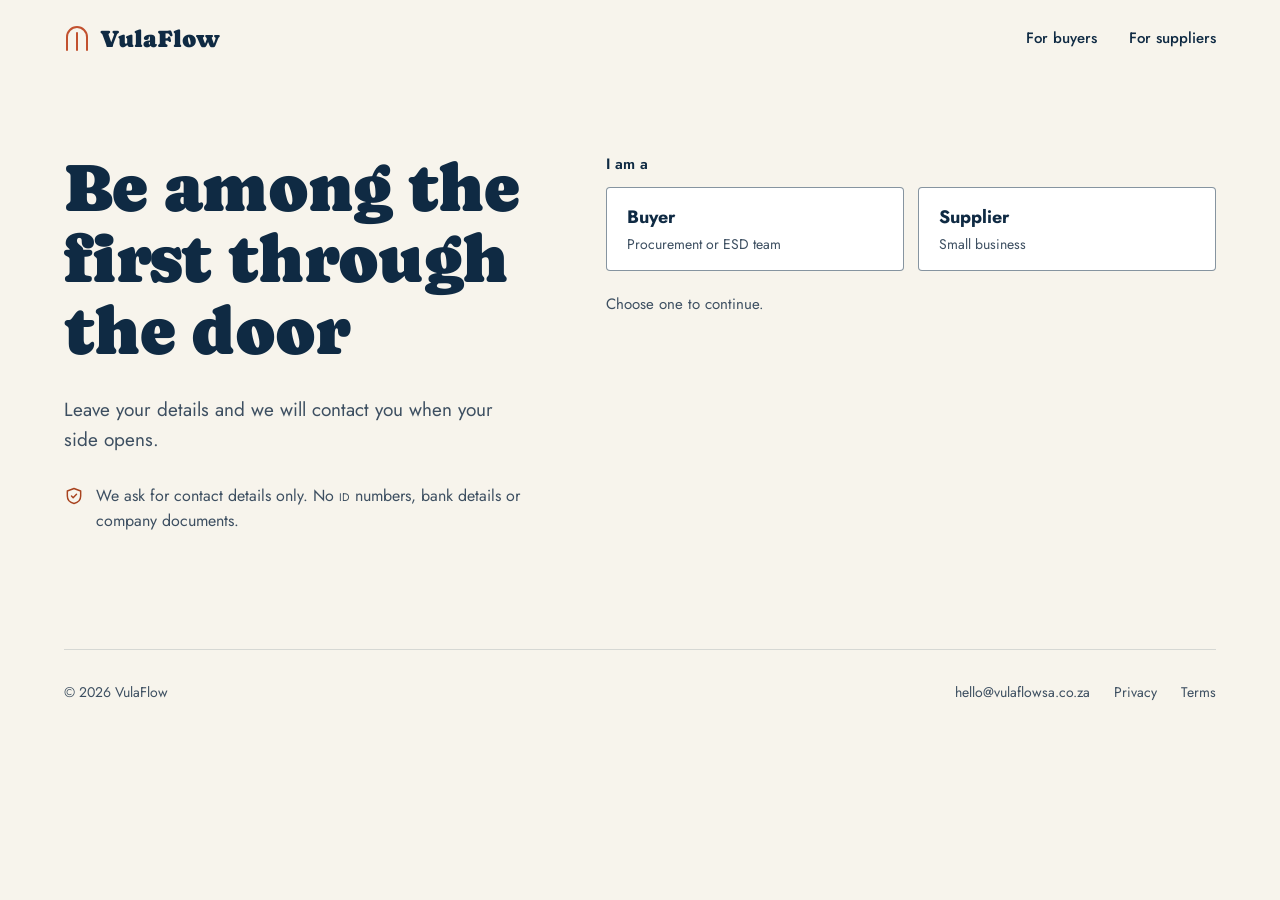
<file: signup.html>
<!doctype html>
<html lang="en-ZA">
<head>
<meta charset="utf-8">
<meta name="viewport" content="width=device-width, initial-scale=1">
<title>Join the early list | VulaFlow</title>
<meta name="description" content="Join the VulaFlow early access list as a corporate buyer or a small supplier. Leave your details and we will be in touch when your side opens.">
<link rel="canonical" href="https://vulaflowsa.co.za/signup.html">
<meta name="theme-color" content="#F7F4EC">
<meta property="og:type" content="website">
<meta property="og:site_name" content="VulaFlow">
<meta property="og:locale" content="en_ZA">
<meta property="og:title" content="Join the early list | VulaFlow">
<meta property="og:description" content="Join the VulaFlow early access list as a corporate buyer or a small supplier. Leave your details and we will be in touch when your side opens.">
<meta property="og:url" content="https://vulaflowsa.co.za/signup.html">
<meta property="og:image" content="https://vulaflowsa.co.za/og-image.png">
<meta property="og:image:width" content="1200">
<meta property="og:image:height" content="630">
<meta property="og:image:alt" content="VulaFlow: open the door between small suppliers and the companies that buy">
<meta name="twitter:card" content="summary_large_image">
<meta name="twitter:title" content="Join the early list | VulaFlow">
<meta name="twitter:description" content="Join the VulaFlow early access list as a corporate buyer or a small supplier. Leave your details and we will be in touch when your side opens.">
<meta name="twitter:image" content="https://vulaflowsa.co.za/og-image.png">
<link rel="icon" href="favicon.svg" type="image/svg+xml">
<link rel="preload" href="fonts/caprasimo-latin-400-normal.woff2" as="font" type="font/woff2" crossorigin>
<link rel="preload" href="fonts/jost-latin-400-normal.woff2" as="font" type="font/woff2" crossorigin>
<link rel="stylesheet" href="styles.css">
<link rel="stylesheet" href="polish.css">
<style>
.wrap{padding:0 clamp(20px,5vw,64px)}
.inner{max-width:1200px;margin:0 auto}
.serif{font-family:var(--font-display)}
.card{padding:0}
fieldset{border:0;margin:0;padding:0;min-width:0}
legend{padding:0;font-size:15px;font-weight:600;margin-bottom:12px}
.choices{display:flex;flex-wrap:wrap;gap:14px}
.choice{flex:1 1 200px;position:relative;display:block;cursor:pointer}
.choice input{position:absolute;opacity:0;inset:0;width:100%;height:100%;margin:0;cursor:pointer}
.choice-body{display:flex;flex-direction:column;gap:4px;min-height:84px;justify-content:center;padding:16px 20px;border:1.5px solid rgba(15,42,67,.5);border-radius:4px;background:#FFFFFF;transition:background-color 160ms ease-out,color 160ms ease-out}
.choice-body strong{font-size:18px;font-weight:700}
.choice-body span{font-size:14px;color:#3D4F61}
.choice input:checked + .choice-body{background:var(--ink);border-color:var(--ink);color:var(--paper)}
.choice input:checked + .choice-body span{color:rgba(247,244,236,.85)}
.choice input:focus-visible + .choice-body{outline:2px solid var(--ink);outline-offset:3px}
.field{display:flex;flex-direction:column;gap:8px}
.field label,.field .lbl{font-size:15px;font-weight:600}
.field .hint{font-size:13px;color:#3D4F61;margin:0}
input[type=text],input[type=email],input[type=tel],select,textarea{
  font:inherit;font-size:16px;min-height:52px;padding:12px 14px;width:100%;
  border:1px solid rgba(15,42,67,.5);border-radius:4px;background:#FFFFFF;color:var(--ink)}
textarea{min-height:104px;resize:vertical}
input:focus-visible,select:focus-visible,textarea:focus-visible{outline:2px solid var(--ink);outline-offset:2px}
.stack{display:flex;flex-direction:column;gap:22px}
.radios{display:flex;flex-wrap:wrap;gap:12px 24px}
.radios label{display:flex;align-items:center;gap:10px;min-height:44px;font-size:16px;font-weight:500;cursor:pointer}
.radios input{width:22px;height:22px;margin:0;accent-color:var(--ink)}
.consent{display:flex;align-items:flex-start;gap:12px;font-size:15px;line-height:1.55;color:#3D4F61}
.consent input{width:24px;height:24px;margin:0;flex:none;accent-color:var(--ink)}
.consent a{text-decoration:underline}
.submit{display:inline-flex;align-items:center;justify-content:center;min-height:58px;padding:0 36px;border:0;border-radius:4px;background:var(--accent);color:#FFFFFF;font:inherit;font-size:18px;font-weight:600;cursor:pointer;width:100%}
.submit:hover{opacity:.9}
.submit:focus-visible{outline:2px solid var(--ink);outline-offset:3px}
.submit[disabled]{opacity:.6;cursor:wait}
.err{margin:0;padding:12px 14px;border:1px solid #A8431F;border-radius:4px;color:#7A2E12;background:#FCEDE6;font-size:15px;line-height:1.5}
.hp{position:absolute;left:-9999px;width:1px;height:1px;overflow:hidden}
[hidden]{display:none !important}
</style>
<script src="motion.js"></script>
</head>
<body>

<header class="wrap">
  <div class="inner" style="display:flex;flex-wrap:wrap;align-items:center;justify-content:space-between;gap:16px 32px;padding:24px 0">
    <a href="/" aria-label="VulaFlow home" style="display:flex;align-items:center;gap:10px">
      <svg width="26" height="28" viewBox="0 0 26 28" fill="none" stroke="#C2512F" stroke-width="2" stroke-linecap="round" stroke-linejoin="round" aria-hidden="true"><path d="M3 26V13a10 10 0 0 1 20 0v13"/><path d="M13 26V9"/></svg>
      <span class="serif" style="font-size:24px;font-weight:600;letter-spacing:0">VulaFlow</span>
    </a>
    <nav aria-label="Main" style="display:flex;flex-wrap:wrap;gap:12px 32px;font-size:15px;font-weight:500">
      <a href="buyers.html">For buyers</a>
      <a href="suppliers.html">For suppliers</a>
    </nav>
  </div>
</header>

<main class="wrap" style="padding-top:clamp(40px,6vw,88px);padding-bottom:clamp(72px,9vw,128px)">
  <div class="inner" style="display:flex;flex-wrap:wrap;align-items:flex-start;gap:48px 80px">

    <div style="flex:5 1 340px;min-width:0;max-width:520px">
      <h1 class="serif" style="margin:0;font-weight:500;font-size:clamp(40px,5.6vw,68px);line-height:1.05;letter-spacing:-0.01em">Be among the first through the door</h1>
      <p style="margin:28px 0 0;font-size:19px;line-height:1.6;color:#3D4F61">Leave your details and we will contact you when your side opens.</p>
      <p style="margin:28px 0 0;display:flex;gap:12px;align-items:flex-start;font-size:16px;line-height:1.55;color:#3D4F61">
        <svg width="20" height="20" viewBox="0 0 24 24" fill="none" stroke="currentColor" stroke-width="1.75" stroke-linecap="round" stroke-linejoin="round" aria-hidden="true" style="flex:none;margin-top:2px;color:#A8431F"><path d="M12 3l8 3v6c0 5-3.5 8-8 9-4.5-1-8-4-8-9V6z"/><path d="M9 12l2 2 4-4"/></svg>
        <span>We ask for contact details only. No <span class="ac">ID</span> numbers, bank details or company documents.</span>
      </p>
    </div>

    <div style="flex:7 1 440px;min-width:0;max-width:640px">
      <div class="card" id="panel">

        <form id="f" novalidate>
          <div class="stack">
            <fieldset>
              <legend>I am a</legend>
              <div class="choices">
                <label class="choice"><input type="radio" name="type" value="buyer" id="t-buyer"><span class="choice-body"><strong>Buyer</strong><span>Procurement or ESD team</span></span></label>
                <label class="choice"><input type="radio" name="type" value="supplier" id="t-supplier"><span class="choice-body"><strong>Supplier</strong><span>Small business</span></span></label>
              </div>
            </fieldset>

            <p id="pick" style="margin:0;font-size:15px;color:#3D4F61">Choose one to continue.</p>

            <!-- BUYER -->
            <fieldset id="s-buyer" hidden disabled>
              <div class="stack">
                <div class="field"><label for="b-name">Your name</label><input type="text" id="b-name" name="name" autocomplete="name" required data-label="Name"></div>
                <div class="field"><label for="b-email">Work email</label><input type="email" id="b-email" name="email" autocomplete="email" required data-label="Work email"></div>
                <div class="field"><label for="b-company">Company</label><input type="text" id="b-company" name="company" autocomplete="organization" required data-label="Company"></div>
                <div class="field"><label for="b-role">Your role</label><input type="text" id="b-role" name="role" autocomplete="organization-title" required data-label="Role"></div>
                <div class="field"><label for="b-buys">What do you buy?</label><textarea id="b-buys" name="buys" data-label="What they buy"></textarea><p class="hint">For example catering, security, printing or transport. A line is enough.</p></div>
              </div>
            </fieldset>

            <!-- SUPPLIER -->
            <fieldset id="s-supplier" hidden disabled>
              <div class="stack">
                <div class="field"><label for="s-business">Business name</label><input type="text" id="s-business" name="business" autocomplete="organization" required data-label="Business name"></div>
                <div class="field"><label for="s-name">Your name</label><input type="text" id="s-name" name="name" autocomplete="name" required data-label="Name"></div>
                <div class="field"><label for="s-phone">WhatsApp or phone number</label><input type="tel" id="s-phone" name="phone" autocomplete="tel" inputmode="tel" required data-label="Phone or WhatsApp"></div>
                <div class="field">
                  <label for="s-province">Province</label>
                  <select id="s-province" name="province" required data-label="Province">
                    <option value="">Choose a province</option>
                    <option>Eastern Cape</option><option>Free State</option><option>Gauteng</option><option>KwaZulu-Natal</option><option>Limpopo</option><option>Mpumalanga</option><option>Northern Cape</option><option>North West</option><option>Western Cape</option>
                  </select>
                </div>
                <div class="field"><label for="s-supply">What do you supply?</label><textarea id="s-supply" name="supply" required data-label="What they supply"></textarea><p class="hint">For example catering, cleaning, printing or transport.</p></div>
                <fieldset class="field" data-label="CIPC registered">
                  <legend class="lbl" style="margin-bottom:8px">Is your business registered with CIPC?</legend>
                  <div class="radios">
                    <label><input type="radio" name="cipc" value="Yes" required> Yes</label>
                    <label><input type="radio" name="cipc" value="No"> No</label>
                    <label><input type="radio" name="cipc" value="In progress"> In progress</label>
                  </div>
                </fieldset>
              </div>
            </fieldset>

            <!-- shared -->
            <div id="shared" class="stack" hidden>
              <div class="hp" aria-hidden="true"><label for="website">Leave this empty</label><input type="text" id="website" name="website" tabindex="-1" autocomplete="off"></div>
              <label class="consent"><input type="checkbox" id="consent" name="consent" required><span>I agree that VulaFlow may use these details to contact me about early access. I have read the <a href="privacy.html" target="_blank" rel="noopener">privacy notice</a>, and I know I can withdraw my consent at any time.</span></label>
              <p class="err" id="err" role="alert" hidden></p>
              <button type="submit" class="submit" id="go"><span class="t" id="go-label">Join the early list</span></button>
            </div>
          </div>
        </form>

        <noscript><p class="err">This form needs JavaScript. Please write to hello@vulaflowsa.co.za instead.</p></noscript>

        <div id="thanks" hidden tabindex="-1">
          <div style="width:52px;height:52px;border-radius:999px;background:var(--ink);color:var(--paper);display:flex;align-items:center;justify-content:center">
            <svg width="26" height="26" viewBox="0 0 24 24" fill="none" stroke="currentColor" stroke-width="2" stroke-linecap="round" stroke-linejoin="round" aria-hidden="true"><path d="M5 12.5l4.5 4.5L19 7.5"/></svg>
          </div>
          <h2 class="serif" style="margin:24px 0 0;font-weight:500;font-size:clamp(30px,4vw,40px);line-height:1.1;letter-spacing:0">Thank you</h2>
          <p id="thanks-text" style="margin:16px 0 0;font-size:18px;line-height:1.6;color:#3D4F61">We have your details and will be in touch when your side opens.</p>
          <a href="/" style="margin-top:28px;display:inline-flex;align-items:center;min-height:52px;padding:0 24px;border:1px solid var(--ink);border-radius:4px;font-size:16px;font-weight:600"><span class="t">Back to the home page</span></a>
        </div>

      </div>
    </div>
  </div>
</main>

<footer class="wrap">
  <div class="inner" style="border-top:1px solid var(--line);padding:32px 0 48px;display:flex;flex-wrap:wrap;align-items:center;justify-content:space-between;gap:16px 32px;font-size:14px;color:#3D4F61">
    <span>© 2026 VulaFlow</span>
    <span style="display:flex;flex-wrap:wrap;gap:24px">
      <a href="mailto:hello@vulaflowsa.co.za">hello@vulaflowsa.co.za</a>
      <a href="privacy.html">Privacy</a><a href="terms.html">Terms</a>
    </span>
  </div>
</footer>

<script>
// Web3Forms: paste the Access Key from your Web3Forms email between the quotes on the
// WEB3FORMS_KEY line. While it is empty, the form opens a pre-filled email to the address
// below instead, so nothing is lost.
var FORM_ENDPOINT = "https://api.web3forms.com/submit";
var WEB3FORMS_KEY = "22d7b544-9da0-4096-adba-38afe230a4aa";
var CONTACT = "hello@vulaflowsa.co.za";

(function () {
  var form = document.getElementById('f');
  var sBuyer = document.getElementById('s-buyer');
  var sSupplier = document.getElementById('s-supplier');
  var shared = document.getElementById('shared');
  var pick = document.getElementById('pick');
  var err = document.getElementById('err');
  var go = document.getElementById('go');
  var goLabel = document.getElementById('go-label');
  var thanks = document.getElementById('thanks');
  var thanksText = document.getElementById('thanks-text');
  var current = '';

  function setType(t) {
    current = t;
    var b = t === 'buyer', s = t === 'supplier';
    sBuyer.hidden = !b; sBuyer.disabled = !b;
    sSupplier.hidden = !s; sSupplier.disabled = !s;
    shared.hidden = !(b || s);
    pick.hidden = (b || s);
    err.hidden = true;
    document.getElementById('t-buyer').checked = b;
    document.getElementById('t-supplier').checked = s;
  }

  var radios = form.querySelectorAll('input[name="type"]');
  for (var i = 0; i < radios.length; i++) {
    radios[i].addEventListener('change', function (e) { setType(e.target.value); });
  }

  var q = new URLSearchParams(window.location.search).get('type');
  if (q === 'buyer' || q === 'supplier') setType(q);

  function showError(msg) { err.textContent = msg; err.hidden = false; err.scrollIntoView({ block: 'nearest' }); }

  function collect() {
    var section = current === 'buyer' ? sBuyer : sSupplier;
    var data = { type: current };
    var items = section.querySelectorAll('[data-label]');
    for (var i = 0; i < items.length; i++) {
      var el = items[i], label = el.getAttribute('data-label');
      if (el.tagName === 'FIELDSET') {
        var c = el.querySelector('input:checked');
        data[label] = c ? c.value : '';
      } else {
        data[label] = el.value.trim();
      }
    }
    data['Consent given'] = 'Yes';
    data['Submitted'] = new Date().toISOString();
    return data;
  }

  function finish(text) {
    form.hidden = true;
    thanksText.textContent = text;
    thanks.hidden = false;
    thanks.focus();
  }

  form.addEventListener('submit', function (e) {
    e.preventDefault();
    err.hidden = true;
    if (!current) { showError('Please choose whether you are a buyer or a supplier.'); return; }
    if (!form.checkValidity()) {
      form.reportValidity();
      return;
    }
    if (document.getElementById('website').value) { finish('We have your details.'); return; }

    var data = collect();
    var isW3F = FORM_ENDPOINT.indexOf('web3forms') > -1;
    var useService = FORM_ENDPOINT && (!isW3F || WEB3FORMS_KEY);

    if (useService) {
      var payload = {};
      for (var k0 in data) { if (data.hasOwnProperty(k0)) payload[k0] = data[k0]; }
      if (isW3F) {
        payload.access_key = WEB3FORMS_KEY;
        payload.subject = 'VulaFlow early access: ' + current;
        payload.from_name = 'VulaFlow website';
      }
      if (data['Work email']) payload.email = data['Work email'];
      go.disabled = true; goLabel.textContent = 'Sending…';
      fetch(FORM_ENDPOINT, {
        method: 'POST',
        headers: { 'Accept': 'application/json', 'Content-Type': 'application/json' },
        body: JSON.stringify(payload)
      }).then(function (r) {
        return r.json().catch(function () { return {}; }).then(function (j) {
          if (!r.ok || j.success === false) throw new Error('bad status');
          finish('We have your details and will be in touch when your side opens.');
        });
      }).catch(function () {
        go.disabled = false; goLabel.textContent = 'Join the early list';
        showError('Something went wrong and we could not send your details. Please try again, or write to ' + CONTACT + '.');
      });
      return;
    }

    var lines = [];
    for (var k in data) { if (data.hasOwnProperty(k)) lines.push(k + ': ' + data[k]); }
    var subject = 'VulaFlow early access: ' + current;
    window.location.href = 'mailto:' + CONTACT + '?subject=' + encodeURIComponent(subject) + '&body=' + encodeURIComponent(lines.join('\n'));
    finish('Your email app should now open with your details filled in. Press send to finish. If nothing opens, write to ' + CONTACT + '.');
  });
})();
</script>
</body>
</html>
</file>
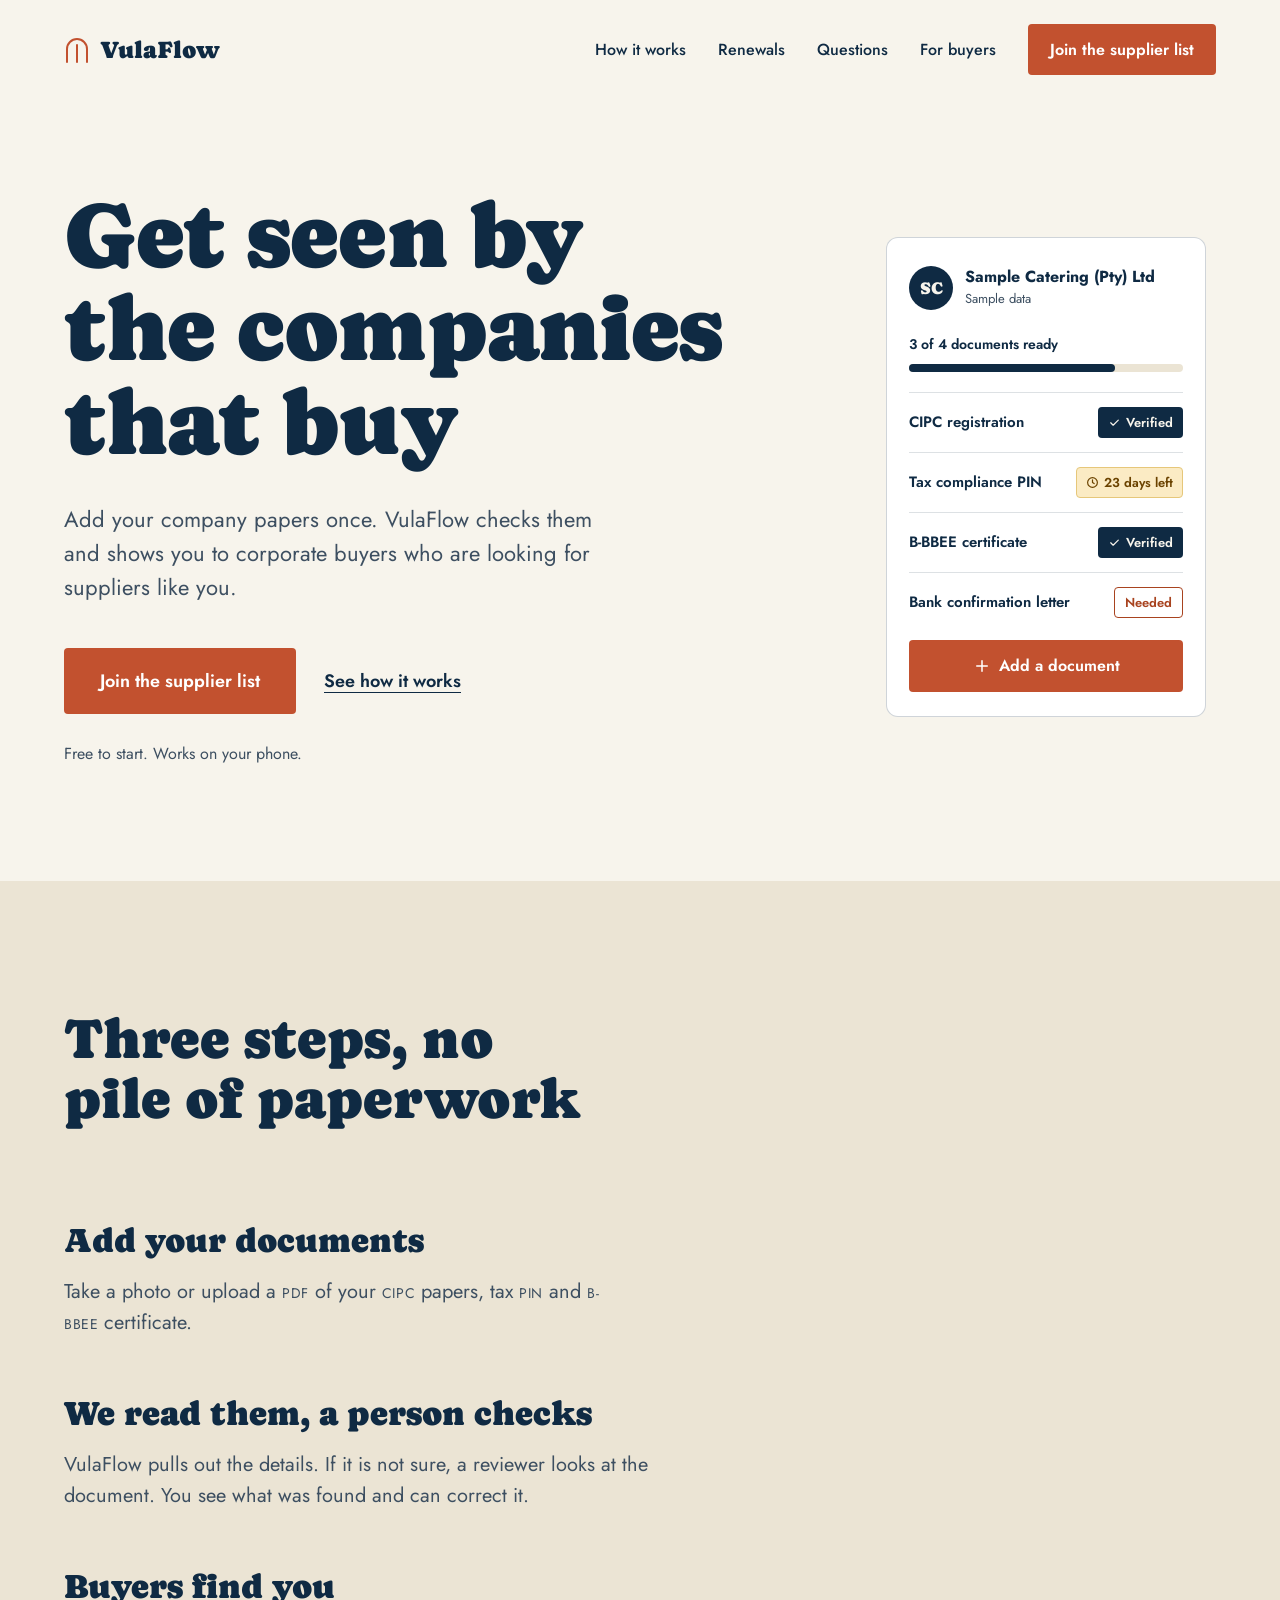
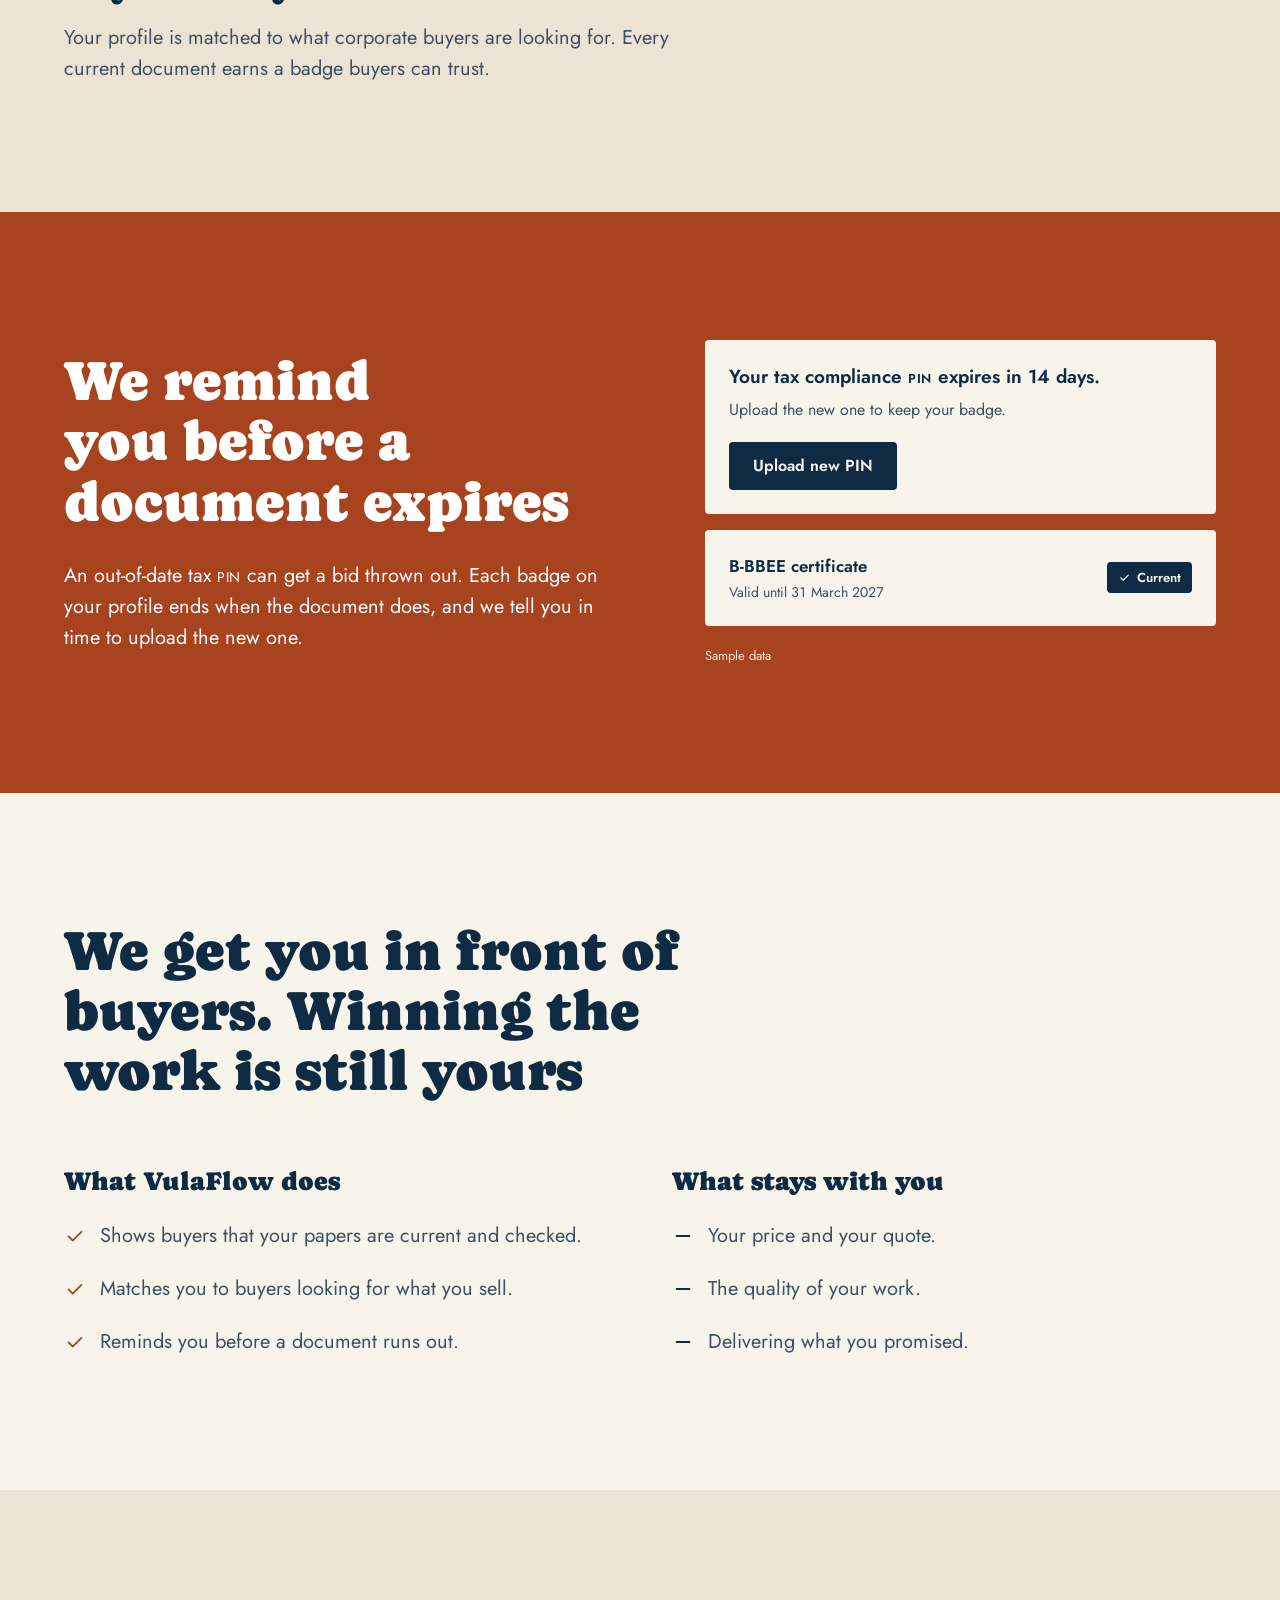
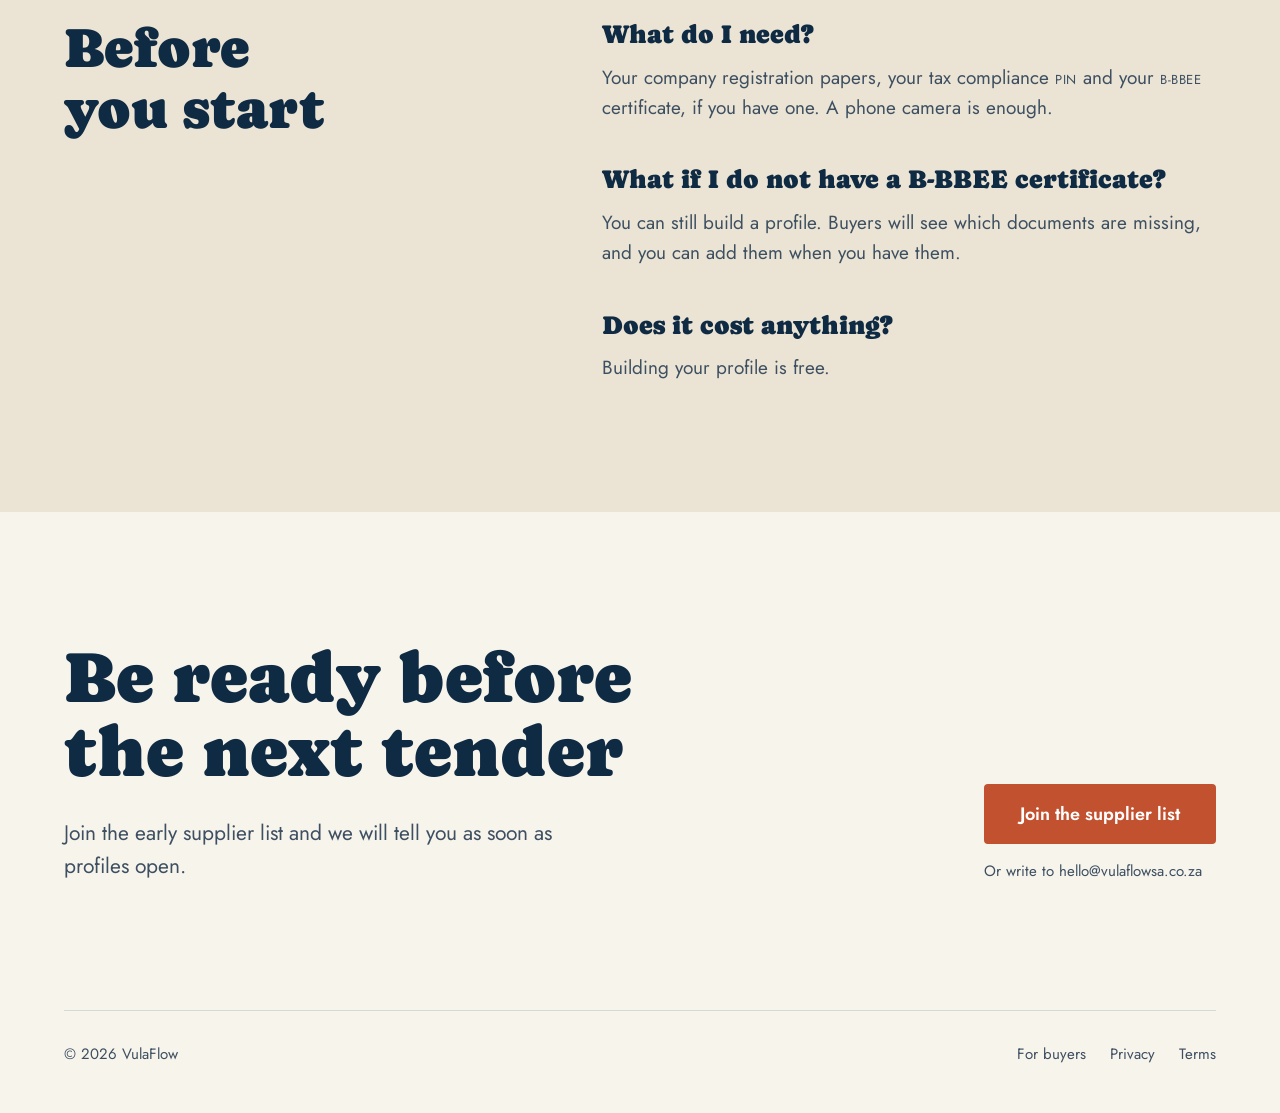
<file: suppliers.html>
<!doctype html>
<html lang="en-ZA">
<head>
<meta charset="utf-8">
<meta name="viewport" content="width=device-width, initial-scale=1">
<title>VulaFlow for suppliers | Get seen by companies that buy</title>
<meta name="description" content="Add your company papers once. VulaFlow checks them, keeps your badges current and shows you to corporate buyers looking for suppliers like you.">
<link rel="canonical" href="https://vulaflowsa.co.za/suppliers.html">
<meta name="theme-color" content="#F7F4EC">
<meta property="og:type" content="website">
<meta property="og:site_name" content="VulaFlow">
<meta property="og:locale" content="en_ZA">
<meta property="og:title" content="VulaFlow for suppliers | Get seen by companies that buy">
<meta property="og:description" content="Add your company papers once. VulaFlow checks them, keeps your badges current and shows you to corporate buyers looking for suppliers like you.">
<meta property="og:url" content="https://vulaflowsa.co.za/suppliers.html">
<meta property="og:image" content="https://vulaflowsa.co.za/og-image.png">
<meta property="og:image:width" content="1200">
<meta property="og:image:height" content="630">
<meta property="og:image:alt" content="VulaFlow: open the door between small suppliers and the companies that buy">
<meta name="twitter:card" content="summary_large_image">
<meta name="twitter:title" content="VulaFlow for suppliers | Get seen by companies that buy">
<meta name="twitter:description" content="Add your company papers once. VulaFlow checks them, keeps your badges current and shows you to corporate buyers looking for suppliers like you.">
<meta name="twitter:image" content="https://vulaflowsa.co.za/og-image.png">
<link rel="icon" href="favicon.svg" type="image/svg+xml">
<link rel="preload" href="fonts/caprasimo-latin-400-normal.woff2" as="font" type="font/woff2" crossorigin>
<link rel="preload" href="fonts/jost-latin-400-normal.woff2" as="font" type="font/woff2" crossorigin>
<link rel="stylesheet" href="styles.css">
<link rel="stylesheet" href="polish.css">
<script src="motion.js"></script>
</head>
<body>
<div style="width:100%;background:#F7F4EC;color:#0F2A43;font-family:var(--font-body)">

<!-- NAV -->
<header style="padding:0 clamp(20px,5vw,64px)">
<div style="max-width:1200px;margin:0 auto;display:flex;flex-wrap:wrap;align-items:center;justify-content:space-between;gap:16px 32px;padding:24px 0">
<a href="/" aria-label="VulaFlow home" style="display:flex;align-items:center;gap:10px">
<svg width="26" height="28" viewBox="0 0 26 28" fill="none" stroke="#C2512F" stroke-width="2" stroke-linecap="round" stroke-linejoin="round" aria-hidden="true"><path d="M3 26V13a10 10 0 0 1 20 0v13"/><path d="M13 26V9"/></svg>
<span style="font-family:var(--font-display);font-size:24px;font-weight:600;letter-spacing:0">VulaFlow</span>
</a>
<nav aria-label="Main" style="display:flex;flex-wrap:wrap;align-items:center;gap:12px 32px;font-size:16px;font-weight:500">
<a href="#how">How it works</a>
<a href="#renewals">Renewals</a>
<a href="#faq">Questions</a>
<a href="buyers.html">For buyers</a>
<a href="signup.html?type=supplier" style="background:var(--accent);color:#FFFFFF;padding:14px 22px;border-radius:4px;font-weight:600"><span class="t">Join the supplier list</span></a>
</nav>
</div>
</header>

<!-- HERO -->
<section id="top" class="vt-supplier" style="padding:clamp(48px,7vw,104px) clamp(20px,5vw,64px) clamp(72px,9vw,128px)">
<div style="max-width:1200px;margin:0 auto;display:flex;flex-wrap:wrap;align-items:center;justify-content:space-between;gap:56px 64px">
<div style="flex:1 1 480px;min-width:0;max-width:680px">
<h1 style="margin:0;font-family:var(--font-display);font-weight:500;font-size:clamp(46px,7.4vw,92px);line-height:1.02;letter-spacing:-0.01em">Get seen by the companies that buy</h1>
<p style="margin:32px 0 0;font-size:clamp(19px,2vw,22px);line-height:1.55;color:#3D4F61;max-width:560px">Add your company papers once. VulaFlow checks them and shows you to corporate buyers who are looking for suppliers like you.</p>
<div style="margin-top:44px;display:flex;flex-wrap:wrap;gap:16px 28px;align-items:center">
<a href="signup.html?type=supplier" style="background:var(--accent);color:#FFFFFF;padding:20px 36px;border-radius:4px;font-size:18px;font-weight:600;min-height:60px;display:inline-flex;align-items:center"><span class="t">Join the supplier list</span></a>
<a href="#how" style="font-size:18px;font-weight:600;padding:16px 0;text-decoration:underline;text-decoration-thickness:1px;text-underline-offset:.25em">See how it works</a>
</div>
<p style="margin:28px 0 0;font-size:16px;color:#3D4F61">Free to start. Works on your phone.</p>
</div>

<!-- Phone mock: supplier profile -->
<div style="flex:0 1 340px;min-width:0;display:flex;justify-content:center">
<div style="width:100%;max-width:320px;background:#FFFFFF;border:1px solid var(--line-strong);border-radius:12px;padding:28px 22px 24px">
<div style="display:flex;align-items:center;gap:12px">
<div style="width:44px;height:44px;border-radius:999px;background:#0F2A43;color:#F7F4EC;display:flex;align-items:center;justify-content:center;font-family:var(--font-display);font-size:17px;font-weight:600;flex:none">SC</div>
<div style="min-width:0">
<div style="font-size:16px;font-weight:700;line-height:1.25">Sample Catering (Pty) Ltd</div>
<div style="font-size:13px;color:#3D4F61;margin-top:2px">Sample data</div>
</div>
</div>

<div style="margin-top:24px">
<div style="display:flex;justify-content:space-between;font-size:14px;font-weight:600"><span>3 of 4 documents ready</span></div>
<div style="margin-top:10px;height:8px;border-radius:999px;background:#EBE4D4"><div style="width:75%;height:8px;border-radius:999px;background:#0F2A43"></div></div>
</div>

<div style="margin-top:20px">
<div style="min-height:60px;display:flex;align-items:center;justify-content:space-between;gap:10px;border-top:1px solid var(--line)">
<span style="font-size:15px;font-weight:600;line-height:1.3">CIPC registration</span>
<span style="display:inline-flex;align-items:center;gap:5px;background:#0F2A43;color:#F7F4EC;font-size:13px;font-weight:600;padding:6px 10px;border-radius:4px;flex:none"><svg width="13" height="13" viewBox="0 0 24 24" fill="none" stroke="currentColor" stroke-width="2.2" stroke-linecap="round" stroke-linejoin="round" aria-hidden="true"><path d="M5 12.5l4.5 4.5L19 7.5"/></svg><span class="t">Verified</span></span>
</div>
<div style="min-height:60px;display:flex;align-items:center;justify-content:space-between;gap:10px;border-top:1px solid var(--line)">
<span style="font-size:15px;font-weight:600;line-height:1.3">Tax compliance PIN</span>
<span style="display:inline-flex;align-items:center;gap:5px;background:#FBEBC4;color:#6B4300;border:1px solid #E6C77A;font-size:13px;font-weight:600;padding:5px 9px;border-radius:4px;flex:none"><svg width="13" height="13" viewBox="0 0 24 24" fill="none" stroke="currentColor" stroke-width="2.2" stroke-linecap="round" stroke-linejoin="round" aria-hidden="true"><circle cx="12" cy="12" r="9"/><path d="M12 7v5l3 2"/></svg>23 days left</span>
</div>
<div style="min-height:60px;display:flex;align-items:center;justify-content:space-between;gap:10px;border-top:1px solid var(--line)">
<span style="font-size:15px;font-weight:600;line-height:1.3">B-BBEE certificate</span>
<span style="display:inline-flex;align-items:center;gap:5px;background:#0F2A43;color:#F7F4EC;font-size:13px;font-weight:600;padding:6px 10px;border-radius:4px;flex:none"><svg width="13" height="13" viewBox="0 0 24 24" fill="none" stroke="currentColor" stroke-width="2.2" stroke-linecap="round" stroke-linejoin="round" aria-hidden="true"><path d="M5 12.5l4.5 4.5L19 7.5"/></svg><span class="t">Verified</span></span>
</div>
<div style="min-height:60px;display:flex;align-items:center;justify-content:space-between;gap:10px;border-top:1px solid var(--line)">
<span style="font-size:15px;font-weight:600;line-height:1.3">Bank confirmation letter</span>
<span style="display:inline-flex;align-items:center;gap:5px;background:#FFFFFF;color:#A8431F;border:1px solid #A8431F;font-size:13px;font-weight:600;padding:5px 10px;border-radius:4px;flex:none"><span class="t">Needed</span></span>
</div>
</div>

<a href="signup.html?type=supplier" style="margin-top:8px;display:flex;align-items:center;justify-content:center;gap:8px;min-height:52px;background:var(--accent);color:#FFFFFF;border-radius:4px;font-size:16px;font-weight:600"><svg width="18" height="18" viewBox="0 0 24 24" fill="none" stroke="currentColor" stroke-width="2" stroke-linecap="round" stroke-linejoin="round" aria-hidden="true"><path d="M12 5v14M5 12h14"/></svg><span class="t">Add a document</span></a>
</div>
</div>
</div>
</section>

<!-- HOW IT WORKS (sand) -->
<section id="how" style="background:#EBE4D4;padding:clamp(72px,10vw,140px) clamp(20px,5vw,64px)">
<div style="max-width:1200px;margin:0 auto">
<h2 style="margin:0;font-family:var(--font-display);font-weight:500;font-size:clamp(36px,5vw,56px);line-height:1.08;letter-spacing:0;max-width:720px">Three steps, no pile of paperwork</h2>
<div style="margin-top:64px;display:flex;flex-direction:column">

<div style="display:flex;flex-wrap:wrap;align-items:baseline;gap:16px 48px;padding:28px 0">
<div style="flex:1 1 320px;min-width:0">
<h3 style="margin:0;font-family:var(--font-display);font-weight:500;font-size:clamp(26px,3vw,34px);line-height:1.2">Add your documents</h3>
<p style="margin:14px 0 0;font-size:20px;line-height:1.55;color:#3D4F61;max-width:620px">Take a photo or upload a <span class="ac">PDF</span> of your <span class="ac">CIPC</span> papers, tax <span class="ac">PIN</span> and <span class="ac">B-BBEE</span> certificate.</p>
</div>
</div>

<div style="display:flex;flex-wrap:wrap;align-items:baseline;gap:16px 48px;padding:28px 0">
<div style="flex:1 1 320px;min-width:0">
<h3 style="margin:0;font-family:var(--font-display);font-weight:500;font-size:clamp(26px,3vw,34px);line-height:1.2">We read them, a person checks</h3>
<p style="margin:14px 0 0;font-size:20px;line-height:1.55;color:#3D4F61;max-width:620px">VulaFlow pulls out the details. If it is not sure, a reviewer looks at the document. You see what was found and can correct it.</p>
</div>
</div>

<div style="display:flex;flex-wrap:wrap;align-items:baseline;gap:16px 48px;padding:28px 0 0">
<div style="flex:1 1 320px;min-width:0">
<h3 style="margin:0;font-family:var(--font-display);font-weight:500;font-size:clamp(26px,3vw,34px);line-height:1.2">Buyers find you</h3>
<p style="margin:14px 0 0;font-size:20px;line-height:1.55;color:#3D4F61;max-width:620px">Your profile is matched to what corporate buyers are looking for. Every current document earns a badge buyers can trust.</p>
</div>
</div>

</div>
</div>
</section>

<!-- RENEWALS (terracotta band) -->
<section id="renewals" style="background:#A8431F;color:#FFFFFF;padding:clamp(72px,10vw,140px) clamp(20px,5vw,64px)">
<div style="max-width:1200px;margin:0 auto;display:flex;flex-wrap:wrap;align-items:center;gap:56px 80px">
<div style="flex:6 1 380px;min-width:0">
<h2 style="margin:0;font-family:var(--font-display);font-weight:500;font-size:clamp(36px,5vw,56px);line-height:1.08;letter-spacing:0">We remind you before a document expires</h2>
<p style="margin:28px 0 0;font-size:20px;line-height:1.55;color:#FFFFFF;max-width:540px">An out-of-date tax <span class="ac">PIN</span> can get a bid thrown out. Each badge on your profile ends when the document does, and we tell you in time to upload the new one.</p>
</div>

<div style="flex:5 1 360px;min-width:0;display:flex;flex-direction:column;gap:16px">
<div style="background:#F7F4EC;color:#0F2A43;border-radius:4px;padding:24px">
<p style="margin:0;font-size:19px;font-weight:600;line-height:1.35">Your tax compliance <span class="ac">PIN</span> expires in 14 days.</p>
<p style="margin:8px 0 0;font-size:16px;line-height:1.5;color:#3D4F61">Upload the new one to keep your badge.</p>
<a href="signup.html?type=supplier" style="margin-top:20px;display:inline-flex;align-items:center;min-height:48px;background:#0F2A43;color:#F7F4EC;padding:0 24px;border-radius:4px;font-size:16px;font-weight:600"><span class="t">Upload new PIN</span></a>
</div>
<div style="background:#F7F4EC;color:#0F2A43;border-radius:4px;padding:24px;display:flex;flex-wrap:wrap;align-items:center;justify-content:space-between;gap:10px 16px">
<div>
<div style="font-size:17px;font-weight:600">B-BBEE certificate</div>
<div style="margin-top:4px;font-size:14px;color:#3D4F61;font-variant-numeric:tabular-nums">Valid until 31 March 2027</div>
</div>
<span style="display:inline-flex;align-items:center;gap:6px;background:#0F2A43;color:#F7F4EC;font-size:13px;font-weight:600;padding:6px 11px;border-radius:4px"><svg width="13" height="13" viewBox="0 0 24 24" fill="none" stroke="currentColor" stroke-width="2.2" stroke-linecap="round" stroke-linejoin="round" aria-hidden="true"><path d="M5 12.5l4.5 4.5L19 7.5"/></svg><span class="t">Current</span></span>
</div>
<p style="margin:4px 0 0;font-size:13px;color:#FFE3D4">Sample data</p>
</div>
</div>
</section>

<!-- HONEST SCOPE (paper) -->
<section style="padding:clamp(72px,10vw,140px) clamp(20px,5vw,64px)">
<div style="max-width:1200px;margin:0 auto">
<h2 style="margin:0;font-family:var(--font-display);font-weight:500;font-size:clamp(36px,5vw,56px);line-height:1.08;letter-spacing:0;max-width:820px">We get you in front of buyers. Winning the work is still yours</h2>
<div style="margin-top:64px;display:flex;flex-wrap:wrap;gap:48px 64px">
<div style="flex:1 1 340px;min-width:0">
<h3 style="margin:0 0 24px;font-family:var(--font-display);font-weight:500;font-size:clamp(22px,2.4vw,26px);line-height:1.2">What VulaFlow does</h3>
<ul style="margin:0;padding:0;list-style:none;display:flex;flex-direction:column;gap:18px;font-size:20px;line-height:1.5;color:#3D4F61">
<li style="display:flex;gap:14px"><span style="color:#A8431F;flex:none;padding-top:4px"><svg width="22" height="22" viewBox="0 0 24 24" fill="none" stroke="currentColor" stroke-width="2" stroke-linecap="round" stroke-linejoin="round" aria-hidden="true"><path d="M5 12.5l4.5 4.5L19 7.5"/></svg></span><span>Shows buyers that your papers are current and checked.</span></li>
<li style="display:flex;gap:14px"><span style="color:#A8431F;flex:none;padding-top:4px"><svg width="22" height="22" viewBox="0 0 24 24" fill="none" stroke="currentColor" stroke-width="2" stroke-linecap="round" stroke-linejoin="round" aria-hidden="true"><path d="M5 12.5l4.5 4.5L19 7.5"/></svg></span><span>Matches you to buyers looking for what you sell.</span></li>
<li style="display:flex;gap:14px"><span style="color:#A8431F;flex:none;padding-top:4px"><svg width="22" height="22" viewBox="0 0 24 24" fill="none" stroke="currentColor" stroke-width="2" stroke-linecap="round" stroke-linejoin="round" aria-hidden="true"><path d="M5 12.5l4.5 4.5L19 7.5"/></svg></span><span>Reminds you before a document runs out.</span></li>
</ul>
</div>
<div style="flex:1 1 340px;min-width:0">
<h3 style="margin:0 0 24px;font-family:var(--font-display);font-weight:500;font-size:clamp(22px,2.4vw,26px);line-height:1.2">What stays with you</h3>
<ul style="margin:0;padding:0;list-style:none;display:flex;flex-direction:column;gap:18px;font-size:20px;line-height:1.5;color:#3D4F61">
<li style="display:flex;gap:14px"><span style="color:#0F2A43;flex:none;padding-top:4px"><svg width="22" height="22" viewBox="0 0 24 24" fill="none" stroke="currentColor" stroke-width="2" stroke-linecap="round" stroke-linejoin="round" aria-hidden="true"><path d="M5 12h14"/></svg></span><span>Your price and your quote.</span></li>
<li style="display:flex;gap:14px"><span style="color:#0F2A43;flex:none;padding-top:4px"><svg width="22" height="22" viewBox="0 0 24 24" fill="none" stroke="currentColor" stroke-width="2" stroke-linecap="round" stroke-linejoin="round" aria-hidden="true"><path d="M5 12h14"/></svg></span><span>The quality of your work.</span></li>
<li style="display:flex;gap:14px"><span style="color:#0F2A43;flex:none;padding-top:4px"><svg width="22" height="22" viewBox="0 0 24 24" fill="none" stroke="currentColor" stroke-width="2" stroke-linecap="round" stroke-linejoin="round" aria-hidden="true"><path d="M5 12h14"/></svg></span><span>Delivering what you promised.</span></li>
</ul>
</div>
</div>
</div>
</section>

<!-- FAQ (sand) -->
<section id="faq" style="background:#EBE4D4;padding:clamp(72px,10vw,140px) clamp(20px,5vw,64px)">
<div style="max-width:1200px;margin:0 auto;display:flex;flex-wrap:wrap;gap:48px 80px">
<div style="flex:5 1 320px;min-width:0">
<h2 style="margin:0;font-family:var(--font-display);font-weight:500;font-size:clamp(36px,5vw,56px);line-height:1.08;letter-spacing:0">Before you start</h2>
</div>
<div style="flex:7 1 420px;min-width:0;display:flex;flex-direction:column">
<div style="padding:0 0 20px">
<h3 style="margin:0;font-family:var(--font-display);font-weight:500;font-size:clamp(22px,2.4vw,26px);line-height:1.25">What do I need?</h3>
<p style="margin:12px 0 0;font-size:19px;line-height:1.6;color:#3D4F61;max-width:640px">Your company registration papers, your tax compliance <span class="ac">PIN</span> and your <span class="ac">B-BBEE</span> certificate, if you have one. A phone camera is enough.</p>
</div>
<div style="padding:20px 0">
<h3 style="margin:0;font-family:var(--font-display);font-weight:500;font-size:clamp(22px,2.4vw,26px);line-height:1.25">What if I do not have a B-BBEE certificate?</h3>
<p style="margin:12px 0 0;font-size:19px;line-height:1.6;color:#3D4F61;max-width:640px">You can still build a profile. Buyers will see which documents are missing, and you can add them when you have them.</p>
</div>
<div style="padding:20px 0 0">
<h3 style="margin:0;font-family:var(--font-display);font-weight:500;font-size:clamp(22px,2.4vw,26px);line-height:1.25">Does it cost anything?</h3>
<p style="margin:12px 0 0;font-size:19px;line-height:1.6;color:#3D4F61;max-width:640px">Building your profile is free.</p>
</div>
</div>
</div>
</section>

<!-- CTA -->
<section id="join" style="padding:clamp(72px,10vw,140px) clamp(20px,5vw,64px)">
<div style="max-width:1200px;margin:0 auto;display:flex;flex-wrap:wrap;align-items:flex-end;justify-content:space-between;gap:40px 64px">
<div style="flex:1 1 520px;min-width:0;max-width:780px">
<h2 style="margin:0;font-family:var(--font-display);font-weight:500;font-size:clamp(40px,6vw,72px);line-height:1.04;letter-spacing:0">Be ready before the next tender</h2>
<p style="margin:28px 0 0;font-size:21px;line-height:1.55;color:#3D4F61;max-width:600px">Join the early supplier list and we will tell you as soon as profiles open.</p>
</div>
<div style="flex:0 1 auto">
<a href="signup.html?type=supplier" style="display:inline-flex;align-items:center;min-height:60px;background:var(--accent);color:#FFFFFF;padding:0 36px;border-radius:4px;font-size:18px;font-weight:600"><span class="t">Join the supplier list</span></a>
<p style="margin:16px 0 0;font-size:15px;color:#3D4F61">Or write to hello@vulaflowsa.co.za</p>
</div>
</div>
</section>

<!-- FOOTER -->
<footer style="padding:0 clamp(20px,5vw,64px)">
<div style="max-width:1200px;margin:0 auto;border-top:1px solid var(--line);padding:32px 0 48px;display:flex;flex-wrap:wrap;align-items:center;justify-content:space-between;gap:16px 32px;font-size:15px;color:#3D4F61">
<span>© 2026 VulaFlow</span>
<span style="display:flex;gap:24px"><a href="buyers.html">For buyers</a><a href="privacy.html">Privacy</a><a href="terms.html">Terms</a></span>
</div>
</footer>

</div>
</body>
</html>
</file>
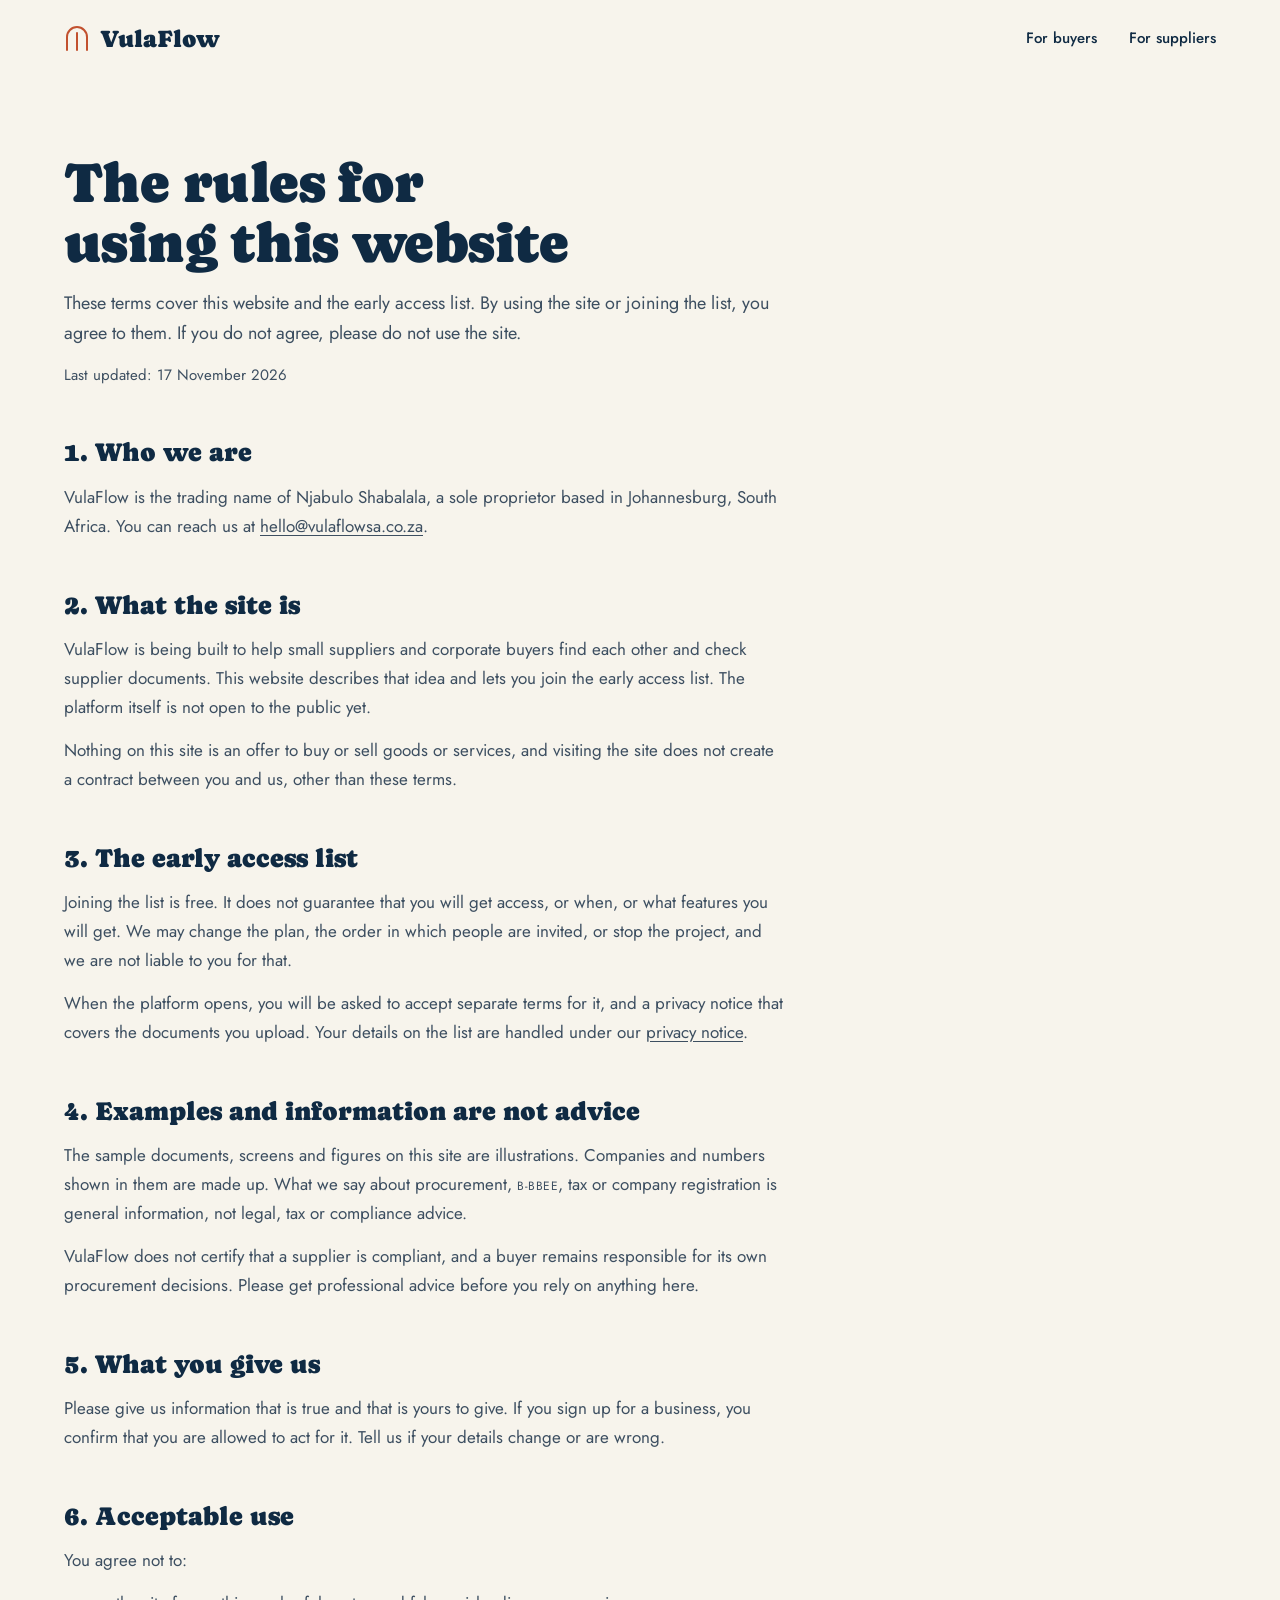
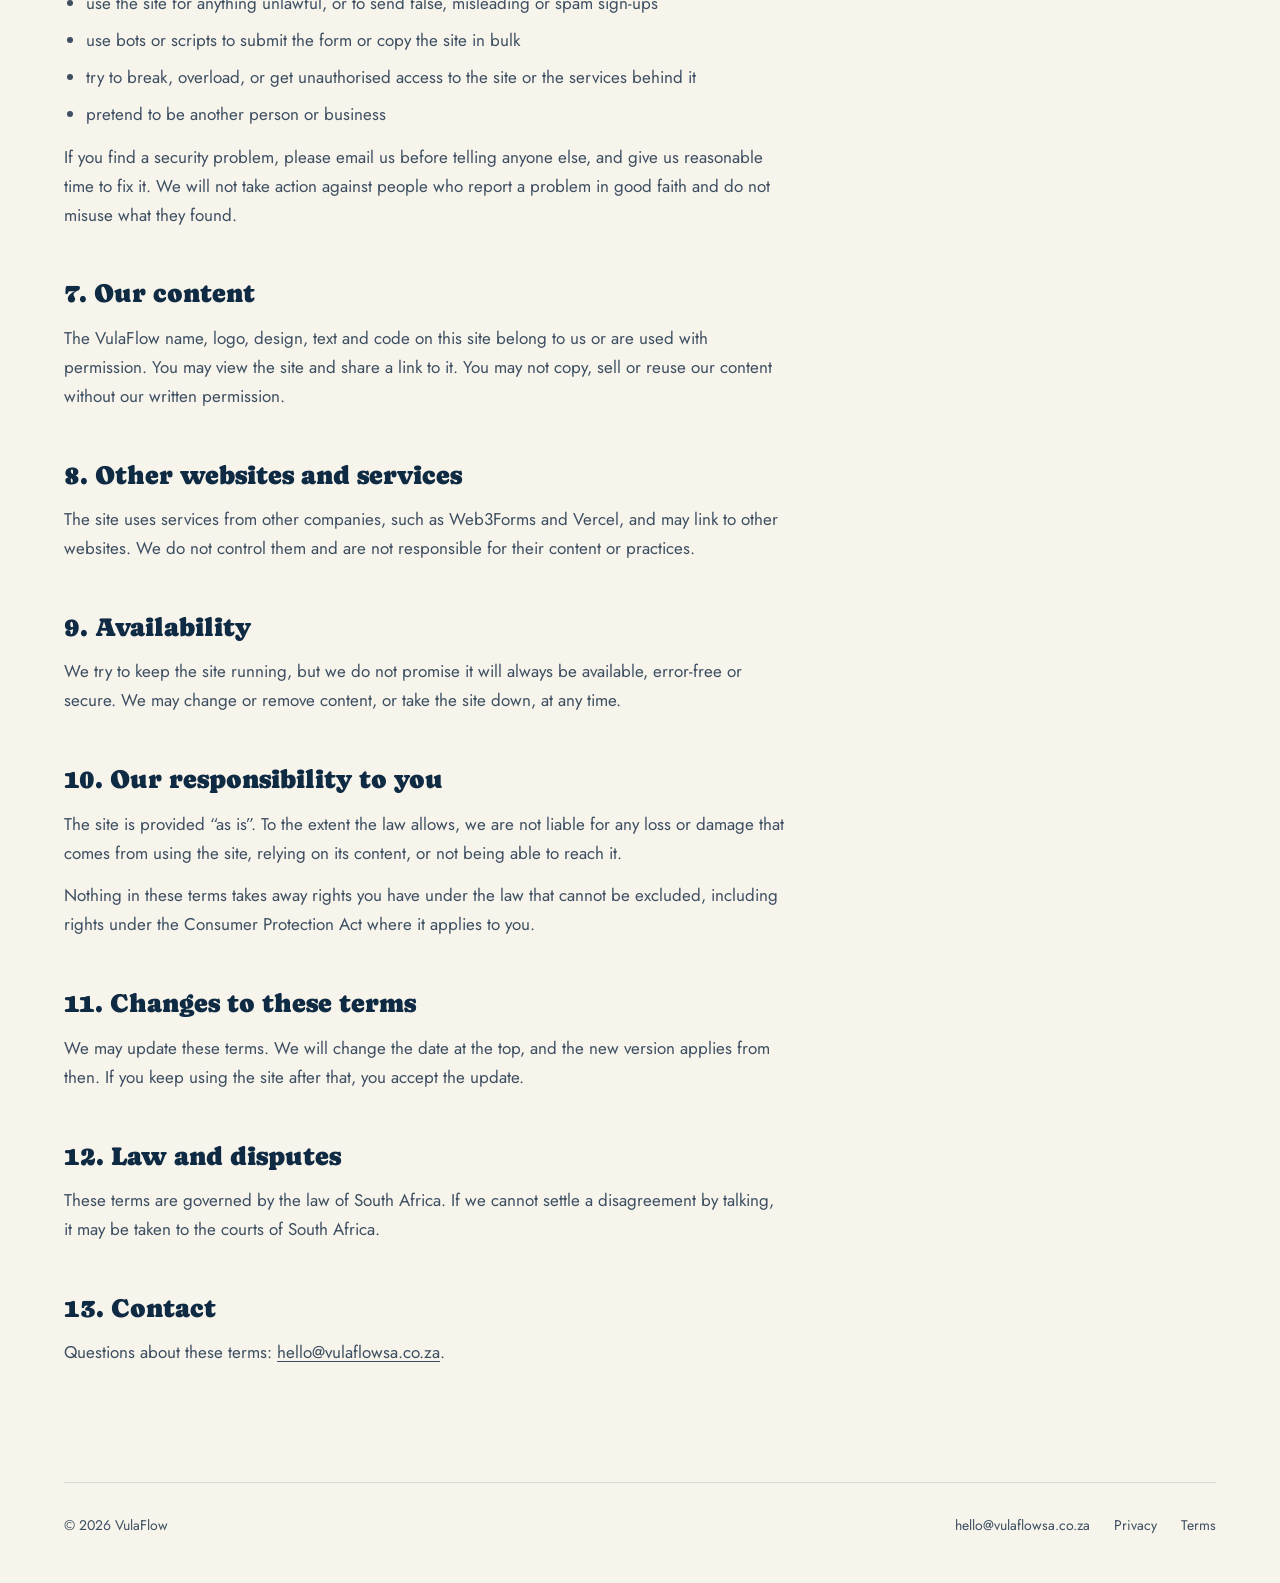
<file: terms.html>
<!doctype html>
<html lang="en-ZA">
<head>
<meta charset="utf-8">
<meta name="viewport" content="width=device-width, initial-scale=1">
<title>Terms and conditions | VulaFlow</title>
<meta name="description" content="The terms for using the VulaFlow website and joining the early access list, including what the site is for and how we limit our liability.">
<link rel="canonical" href="https://vulaflowsa.co.za/terms.html">
<meta name="theme-color" content="#F7F4EC">
<meta property="og:type" content="website">
<meta property="og:site_name" content="VulaFlow">
<meta property="og:locale" content="en_ZA">
<meta property="og:title" content="Terms and conditions | VulaFlow">
<meta property="og:description" content="The terms for using the VulaFlow website and joining the early access list, including what the site is for and how we limit our liability.">
<meta property="og:url" content="https://vulaflowsa.co.za/terms.html">
<meta property="og:image" content="https://vulaflowsa.co.za/og-image.png">
<meta property="og:image:width" content="1200">
<meta property="og:image:height" content="630">
<meta property="og:image:alt" content="VulaFlow: open the door between small suppliers and the companies that buy">
<meta name="twitter:card" content="summary_large_image">
<meta name="twitter:title" content="Terms and conditions | VulaFlow">
<meta name="twitter:description" content="The terms for using the VulaFlow website and joining the early access list, including what the site is for and how we limit our liability.">
<meta name="twitter:image" content="https://vulaflowsa.co.za/og-image.png">
<link rel="icon" href="favicon.svg" type="image/svg+xml">
<link rel="preload" href="fonts/caprasimo-latin-400-normal.woff2" as="font" type="font/woff2" crossorigin>
<link rel="preload" href="fonts/jost-latin-400-normal.woff2" as="font" type="font/woff2" crossorigin>
<link rel="stylesheet" href="styles.css">
<link rel="stylesheet" href="polish.css">
<style>
.wrap{padding:0 clamp(20px,5vw,64px)}
.inner{max-width:1200px;margin:0 auto}
.serif{font-family:var(--font-display)}
.doc{max-width:720px}
.doc h2{font-family:var(--font-display);font-weight:500;font-size:clamp(22px,2.4vw,26px);line-height:1.25;letter-spacing:0;margin:48px 0 0}
.doc p,.doc li{font-size:17px;line-height:1.7;color:#3D4F61}
.doc p{margin:14px 0 0}
.doc ul{margin:14px 0 0;padding-left:22px}
.doc li{margin-top:8px}
.doc a{text-decoration:underline}
</style>
</head>
<body>
<!-- Plain-language terms for the website and early access list. Not legal advice: have a South African lawyer review it before relying on it, and update section 1 if VulaFlow moves into a company. -->

<header class="wrap">
  <div class="inner" style="display:flex;flex-wrap:wrap;align-items:center;justify-content:space-between;gap:16px 32px;padding:24px 0">
    <a href="/" aria-label="VulaFlow home" style="display:flex;align-items:center;gap:10px">
      <svg width="26" height="28" viewBox="0 0 26 28" fill="none" stroke="#C2512F" stroke-width="2" stroke-linecap="round" stroke-linejoin="round" aria-hidden="true"><path d="M3 26V13a10 10 0 0 1 20 0v13"/><path d="M13 26V9"/></svg>
      <span class="serif" style="font-size:24px;font-weight:600;letter-spacing:0">VulaFlow</span>
    </a>
    <nav aria-label="Main" style="display:flex;flex-wrap:wrap;gap:12px 32px;font-size:15px;font-weight:500">
      <a href="buyers.html">For buyers</a>
      <a href="suppliers.html">For suppliers</a>
    </nav>
  </div>
</header>

<main class="wrap" style="padding-top:clamp(40px,6vw,80px);padding-bottom:clamp(72px,9vw,128px)">
  <div class="inner">
    <div class="doc">
      <h1 class="serif" style="margin:0;font-weight:500;font-size:clamp(38px,5vw,56px);line-height:1.08;letter-spacing:-0.01em">The rules for using this website</h1>
      <p style="font-size:18px;color:#3D4F61">These terms cover this website and the early access list. By using the site or joining the list, you agree to them. If you do not agree, please do not use the site.</p>
      <p style="font-size:15px;color:#3D4F61">Last updated: 17 November 2026</p>

      <h2>1. Who we are</h2>
      <p>VulaFlow is the trading name of Njabulo Shabalala, a sole proprietor based in Johannesburg, South Africa. You can reach us at <a href="mailto:hello@vulaflowsa.co.za">hello@vulaflowsa.co.za</a>.</p>
      
      <h2>2. What the site is</h2>
      <p>VulaFlow is being built to help small suppliers and corporate buyers find each other and check supplier documents. This website describes that idea and lets you join the early access list. The platform itself is not open to the public yet.</p>
      <p>Nothing on this site is an offer to buy or sell goods or services, and visiting the site does not create a contract between you and us, other than these terms.</p>

      <h2>3. The early access list</h2>
      <p>Joining the list is free. It does not guarantee that you will get access, or when, or what features you will get. We may change the plan, the order in which people are invited, or stop the project, and we are not liable to you for that.</p>
      <p>When the platform opens, you will be asked to accept separate terms for it, and a privacy notice that covers the documents you upload. Your details on the list are handled under our <a href="privacy.html">privacy notice</a>.</p>

      <h2>4. Examples and information are not advice</h2>
      <p>The sample documents, screens and figures on this site are illustrations. Companies and numbers shown in them are made up. What we say about procurement, <span class="ac">B-BBEE</span>, tax or company registration is general information, not legal, tax or compliance advice.</p>
      <p>VulaFlow does not certify that a supplier is compliant, and a buyer remains responsible for its own procurement decisions. Please get professional advice before you rely on anything here.</p>

      <h2>5. What you give us</h2>
      <p>Please give us information that is true and that is yours to give. If you sign up for a business, you confirm that you are allowed to act for it. Tell us if your details change or are wrong.</p>

      <h2>6. Acceptable use</h2>
      <p>You agree not to:</p>
      <ul>
        <li>use the site for anything unlawful, or to send false, misleading or spam sign-ups</li>
        <li>use bots or scripts to submit the form or copy the site in bulk</li>
        <li>try to break, overload, or get unauthorised access to the site or the services behind it</li>
        <li>pretend to be another person or business</li>
      </ul>
      <p>If you find a security problem, please email us before telling anyone else, and give us reasonable time to fix it. We will not take action against people who report a problem in good faith and do not misuse what they found.</p>

      <h2>7. Our content</h2>
      <p>The VulaFlow name, logo, design, text and code on this site belong to us or are used with permission. You may view the site and share a link to it. You may not copy, sell or reuse our content without our written permission.</p>

      <h2>8. Other websites and services</h2>
      <p>The site uses services from other companies, such as Web3Forms and Vercel, and may link to other websites. We do not control them and are not responsible for their content or practices.</p>

      <h2>9. Availability</h2>
      <p>We try to keep the site running, but we do not promise it will always be available, error-free or secure. We may change or remove content, or take the site down, at any time.</p>

      <h2>10. Our responsibility to you</h2>
      <p>The site is provided “as is”. To the extent the law allows, we are not liable for any loss or damage that comes from using the site, relying on its content, or not being able to reach it.</p>
      <p>Nothing in these terms takes away rights you have under the law that cannot be excluded, including rights under the Consumer Protection Act where it applies to you.</p>

      <h2>11. Changes to these terms</h2>
      <p>We may update these terms. We will change the date at the top, and the new version applies from then. If you keep using the site after that, you accept the update.</p>

      <h2>12. Law and disputes</h2>
      <p>These terms are governed by the law of South Africa. If we cannot settle a disagreement by talking, it may be taken to the courts of South Africa.</p>

      <h2>13. Contact</h2>
      <p>Questions about these terms: <a href="mailto:hello@vulaflowsa.co.za">hello@vulaflowsa.co.za</a>.</p>
    </div>
  </div>
</main>

<footer class="wrap">
  <div class="inner" style="border-top:1px solid var(--line);padding:32px 0 48px;display:flex;flex-wrap:wrap;align-items:center;justify-content:space-between;gap:16px 32px;font-size:14px;color:#3D4F61">
    <span>© 2026 VulaFlow</span>
    <span style="display:flex;flex-wrap:wrap;gap:24px">
      <a href="mailto:hello@vulaflowsa.co.za">hello@vulaflowsa.co.za</a>
      <a href="privacy.html">Privacy</a>
      <a href="terms.html">Terms</a>
    </span>
  </div>
</footer>

</body>
</html>
</file>
<file: styles.css>
/* ---- Fonts ----
   Headings: Cooper BT (interim stand-in: Caprasimo). Body: ITC Avant Garde Gothic (interim stand-in: Jost).
   The stand-ins are open-licence fonts hosted on this site, so no request goes to Google.
   To switch to the licensed fonts, upload the web font files to /fonts/ and add the block below
   (see the note at the bottom of this section). */
@font-face{font-family:'Jost';src:url(fonts/jost-latin-400-normal.woff2) format('woff2');font-weight:400;font-style:normal;font-display:swap}
@font-face{font-family:'Jost';src:url(fonts/jost-latin-500-normal.woff2) format('woff2');font-weight:500;font-style:normal;font-display:swap}
@font-face{font-family:'Jost';src:url(fonts/jost-latin-600-normal.woff2) format('woff2');font-weight:600;font-style:normal;font-display:swap}
@font-face{font-family:'Jost';src:url(fonts/jost-latin-700-normal.woff2) format('woff2');font-weight:700;font-style:normal;font-display:swap}
@font-face{font-family:'Caprasimo';src:url(fonts/caprasimo-latin-400-normal.woff2) format('woff2');font-weight:400;font-style:normal;font-display:swap}
:root{
  --line:rgba(15,42,67,.14);--line-strong:rgba(15,42,67,.2);--control:rgba(15,42,67,.4);--body:#3D4F61;
  --font-display:'Cooper BT','Caprasimo',Georgia,serif;
  --font-body:'ITC Avant Garde Gothic','Avant Garde','Jost',system-ui,sans-serif;
}
/* Caprasimo has one weight, so stop the browser faking a bold. Remove this rule once Cooper BT files are added. */
[style*="var(--font-display)"],.serif,.doc h2,.door h2,.wordmark,.vdoor h2,.mid h1{font-weight:400 !important;font-synthesis:none}
/* LICENSED FONTS: uncomment and match the file names to what you upload.
@font-face{font-family:'ITC Avant Garde Gothic';src:url(fonts/AvantGarde-Book.woff2) format('woff2');font-weight:400;font-display:swap}
@font-face{font-family:'ITC Avant Garde Gothic';src:url(fonts/AvantGarde-Medium.woff2) format('woff2');font-weight:500;font-display:swap}
@font-face{font-family:'ITC Avant Garde Gothic';src:url(fonts/AvantGarde-Demi.woff2) format('woff2');font-weight:600;font-display:swap}
@font-face{font-family:'ITC Avant Garde Gothic';src:url(fonts/AvantGarde-Bold.woff2) format('woff2');font-weight:700;font-display:swap}
@font-face{font-family:'Cooper BT';src:url(fonts/CooperBT-Medium.woff2) format('woff2');font-weight:400;font-display:swap}
*/
:root{
  --accent:#C2512F;
  --paper:#F7F4EC;
  --sand:#EBE4D4;
  --ink:#0F2A43;
  --terracotta-dark:#A8431F;
  --accent-light:#E58A66;
  --on-ink:rgba(247,244,236,.88);
  --glow:#FFF3DA;
}
html{scroll-behavior:smooth}
*{box-sizing:border-box}
body{
  margin:0;
  background:var(--paper);
  color:var(--ink);
  font-family:var(--font-body);
  -webkit-font-smoothing:antialiased;
}
a{color:inherit;text-decoration:none;transition:opacity 160ms ease-out,background-color 160ms ease-out}
a:hover{opacity:.82}
a:focus-visible{outline:2px solid var(--ink);outline-offset:3px}
mark{background:#F4D98C;color:var(--ink);padding:0 2px}
@media (prefers-reduced-motion:reduce){html{scroll-behavior:auto}a{transition:none}}

/* Motion layer. Every effect here is switched off for visitors who ask their device for reduced motion. */
@keyframes rise{from{opacity:0;transform:translateY(14px)}to{opacity:1;transform:none}}
@media (prefers-reduced-motion:no-preference){
  /* 1. Entrance: the two doors on the home page, and the hero on the buyer and supplier pages */
  .door{transition:transform 260ms cubic-bezier(.2,.7,.2,1),box-shadow 260ms ease-out;animation:rise 600ms cubic-bezier(.2,.7,.2,1) backwards}
  .door-supplier{animation-delay:120ms}
  #top > div{animation:rise 600ms cubic-bezier(.2,.7,.2,1) backwards}

  /* 2. Doors: lift on hover, arrow nudges forward */
  .door:hover{transform:translateY(-6px);box-shadow:0 18px 36px -18px rgba(15,42,67,.45);opacity:1}
  .door .go svg{transition:transform 220ms ease-out}
  .door:hover .go svg{transform:translateX(4px)}

  /* 3. Buttons that lead to sign-up: small lift on hover, press on click */
  a[href^="signup.html"],.submit{transition:transform 180ms ease-out,box-shadow 180ms ease-out,opacity 160ms ease-out}
  a[href^="signup.html"]:hover,.submit:hover{transform:translateY(-2px);box-shadow:0 10px 20px -12px rgba(15,42,67,.55)}
  a[href^="signup.html"]:active,.submit:active{transform:none;box-shadow:none}

  /* 4. Sections fade up once as they scroll into view (motion.js adds the classes) */
  .js-motion .reveal{opacity:0;transform:translateY(16px);transition:opacity 520ms ease-out,transform 520ms cubic-bezier(.2,.7,.2,1)}
  .js-motion .reveal.in{opacity:1;transform:none}

  /* 5. Sign-up form: focus ring eases in, steps and the thank-you panel fade up */
  input,select,textarea{transition:border-color 160ms ease-out,box-shadow 160ms ease-out}
  input:focus,select:focus,textarea:focus{box-shadow:0 0 0 3px rgba(194,81,47,.18)}
  #thanks:not([hidden]),#shared:not([hidden]),#s-buyer:not([hidden]),#s-supplier:not([hidden]){animation:rise 360ms ease-out backwards}
}

/* Spatial navigation. The door you pick on the home page grows into that page, and Back shrinks it
   to where it came from. Browsers without cross-page view transitions simply change page as before.
   Only the shapes' size, position and opacity move, and it is all off for reduced motion. */
@media (prefers-reduced-motion:no-preference){
  @view-transition{navigation:auto}
  .door-buyer,.vt-buyer{view-transition-name:door-buyer}
  .door-supplier,.vt-supplier{view-transition-name:door-supplier}

  ::view-transition-group(root){animation-duration:260ms}
  ::view-transition-old(root){animation:220ms ease-out both vt-out}
  ::view-transition-new(root){animation:300ms ease-out both vt-in}

  ::view-transition-group(door-buyer),::view-transition-group(door-supplier){
    animation-duration:400ms;animation-timing-function:cubic-bezier(.2,.7,.2,1)}
  ::view-transition-image-pair(door-buyer),::view-transition-image-pair(door-supplier){
    overflow:hidden;border-radius:0;animation:vt-round-off 400ms cubic-bezier(.2,.7,.2,1) both}
  ::view-transition-old(door-buyer),::view-transition-new(door-buyer),
  ::view-transition-old(door-supplier),::view-transition-new(door-supplier){height:100%;width:100%;object-fit:cover}

  /* Back is a little quicker, and the page shrinks back into the door */
  html[data-vt-dir="back"]::view-transition-group(door-buyer),
  html[data-vt-dir="back"]::view-transition-group(door-supplier){animation-duration:280ms}
  html[data-vt-dir="back"]::view-transition-image-pair(door-buyer),
  html[data-vt-dir="back"]::view-transition-image-pair(door-supplier){animation:vt-round-on 280ms cubic-bezier(.2,.7,.2,1) both}
  html[data-vt-dir="back"]::view-transition-old(root){animation-duration:160ms}
  html[data-vt-dir="back"]::view-transition-new(root){animation-duration:220ms}

  /* The door arriving by transition must not also play its own entrance */
  html[data-vt] .door{animation:none}
}
@keyframes vt-out{to{opacity:0}}
@keyframes vt-in{from{opacity:0}}
@keyframes vt-round-off{from{border-radius:999px 999px 6px 6px}to{border-radius:0}}
@keyframes vt-round-on{from{border-radius:0}to{border-radius:999px 999px 6px 6px}}
@media print{.reveal{opacity:1 !important;transform:none !important}}

/* Arrival after a door opens: the page starts as the same warm light and clears away.
   The class is added by motion.js only when motion is allowed. */
@media (prefers-reduced-motion:no-preference){
  html.door-arrive::before{
    content:"";position:fixed;inset:0;z-index:9999;background:var(--glow);pointer-events:none;
    animation:vf-arrive .75s cubic-bezier(.3,.6,.2,1) .05s both
  }
  @keyframes vf-arrive{from{opacity:1}to{opacity:0}}
}

/* Superscript and subscript must not inflate the line height */
sup,sub{line-height:0;font-size:.75em;vertical-align:baseline;position:relative}
sup{top:-.45em}
sub{top:.2em}
</file>
<file: landing.css>
/* ===== VulaFlow landing: scroll story =====
   Three parts: a falling wordmark, the opening line, and the two doors.
   Without JavaScript, or when the visitor asks for reduced motion, the parts simply stack
   as normal sections and nothing moves. The story layout only applies under .js-story. */

.wrap{padding:0 clamp(20px,5vw,64px)}
.inner{max-width:1200px;margin:0 auto}
.eyebrow{margin:0;font-size:15px;font-weight:600;letter-spacing:0;text-transform:none}
.hero .eyebrow{color:var(--terracotta-dark)}

/* Header stays on screen so people can always jump to a page */
.site-head{position:fixed;top:0;left:0;right:0;z-index:40;background:rgba(247,244,236,.9);-webkit-backdrop-filter:blur(8px);backdrop-filter:blur(8px)}
.site-head .inner{display:flex;flex-wrap:wrap;align-items:center;justify-content:space-between;gap:12px 32px;padding:18px 0}
.site-head .serif{font-family:var(--font-display);font-weight:400;font-synthesis:none}  /* header wordmark uses the display font, same as the app */
.site-head nav{display:flex;flex-wrap:wrap;gap:12px 32px;font-size:15px;font-weight:500}

/* ---- Part 1: wordmark ---- */
.hero{min-height:100svh;display:flex;flex-direction:column;align-items:center;justify-content:center;text-align:center;padding:96px clamp(16px,4vw,48px) 72px}
.wordmark{
  margin:20px 0 0;font-family:var(--font-display);font-weight:400;
  font-size:min(17vw,30svh);line-height:1;letter-spacing:0;white-space:nowrap;color:var(--ink)
}
.wordmark .fl{color:var(--terracotta-dark)}
.lt{display:inline-block;will-change:transform,opacity}
.lg{display:inline-block}

/* ---- Part 2: opening line ---- */
.mid{padding:96px clamp(20px,5vw,64px);text-align:center;background:var(--ink);color:var(--paper)}
.mid h1{margin:24px auto 0;max-width:980px;font-family:var(--font-display);font-weight:400;font-size:clamp(2.5rem,1rem + 5vw,5rem);line-height:1.06;letter-spacing:-.01em}
.mid h1 em{font-style:normal;color:var(--accent-light)}
.mid p.sub{margin:28px auto 0;max-width:600px;font-size:clamp(18px,2vw,21px);line-height:1.6;color:var(--on-ink)}

/* The three documents: only used in the story */
.docs{display:none}
.scroll-cue{display:none}

/* ---- Part 3: doors ---- */
.doors-sec{position:relative;padding:48px clamp(20px,5vw,64px) 112px;overflow:clip}
.panel{
  position:relative;max-width:1200px;margin:0 auto;
  background:var(--sand);border-radius:12px;
  padding:clamp(24px,4.5vw,56px);
  display:flex;flex-wrap:wrap;justify-content:center;gap:32px
}
.vdoor{
  position:relative;flex:1 1 340px;max-width:520px;min-width:0;
  display:flex;flex-direction:column;align-items:center;text-align:center;
  padding:clamp(72px,9vw,112px) clamp(28px,4vw,48px) 44px;
  border-radius:999px 999px 6px 6px;
}
.vdoor-buyer{background:var(--ink);color:var(--paper)}
.vdoor-supplier{background:var(--terracotta-dark);color:#FFFFFF}
.vdoor .eyebrow{margin:0}
.vdoor-buyer .eyebrow{color:var(--accent-light)}
.vdoor-supplier .eyebrow{color:#fff}
.vdoor h2{margin:20px 0 0;font-family:var(--font-display);font-weight:400;font-size:clamp(1.75rem,1.2rem + 1.6vw,2.375rem);line-height:1.12;letter-spacing:0}
/* The heading link covers the whole door, so the door opens its page, and the button sits above it */
.vdoor h2 a::after{content:"";position:absolute;inset:0;border-radius:inherit;z-index:1}
.vdoor h2 a:focus-visible{outline:none}
.vdoor h2 a:focus-visible::after{outline:3px solid var(--paper);outline-offset:-10px}
.vdoor p.desc{margin:18px 0 0;font-size:18px;line-height:1.55;max-width:380px}
.vdoor-buyer .desc{color:var(--on-ink)}
.vdoor-supplier .desc{color:#fff}
/* Each door's children take their opacity from --c, which landing.js sets on .vdoor */
.vdoor > *{opacity:var(--c,1)}

/* Aligned door rows: eyebrow, heading, description and button share rows across both doors.
   760px matches `narrow = vw < 760` in landing.js. */
@media (min-width:760px){
  .panel{
    display:grid;
    grid-template-columns:repeat(2,minmax(0,520px));
    grid-template-rows:repeat(4,auto);
    column-gap:32px;row-gap:0;justify-content:center
  }
  .vdoor{
    display:grid;grid-row:span 4;grid-template-rows:subgrid;
    justify-items:center;align-content:start;max-width:none
  }
  .vdoor .ihb{align-self:start}
}
@media (max-width:759.98px){
  .panel{display:flex;flex-direction:column;align-items:center}
  .vdoor{flex:none;width:100%}
}

/* Text wrapping */
h1,h2{text-wrap:balance}
.mid p.sub,.vdoor p.desc{text-wrap:pretty;hyphens:auto;hyphenate-limit-chars:7 3 3}

/* The one reply line */
.reply-note{margin:24px auto 0;text-align:center;font-size:14px;line-height:1.4;color:var(--body)}

/* ---- Interactive hover button (plain CSS version of the shadcn component) ---- */
.ihb{
  position:relative;z-index:2;display:inline-block;overflow:hidden;cursor:pointer;
  margin-top:32px;min-width:240px;padding:16px 28px;border-radius:999px;
  border:1px solid var(--paper);background:var(--paper);color:var(--ink);
  font-weight:600;font-size:16px;line-height:1.3;text-align:center;
}
.ihb .t{display:inline-block;transform:translateX(4px);transition:transform .3s,opacity .3s}
.ihb .h{
  position:absolute;top:0;left:0;z-index:10;width:100%;height:100%;
  display:flex;align-items:center;justify-content:center;gap:8px;
  color:var(--paper);opacity:0;transform:translateX(48px);transition:transform .3s,opacity .3s
}
.ihb .dot{
  position:absolute;left:8%;top:40%;width:8px;height:8px;border-radius:4px;
  transform:scale(1);transition:all .3s
}
.vdoor-buyer .ihb .dot{background:var(--accent)}
.vdoor-supplier .ihb .dot{background:var(--ink)}
.ihb:hover .t,.ihb:focus-visible .t{transform:translateX(48px);opacity:0}
.ihb:hover .h,.ihb:focus-visible .h{transform:translateX(-4px);opacity:1}
.ihb:hover .dot,.ihb:focus-visible .dot{left:0;top:0;width:100%;height:100%;transform:scale(1.8)}
.ihb:hover{opacity:1}
.ihb:focus-visible{outline:3px solid var(--paper);outline-offset:3px}
.ihb:focus-visible{box-shadow:0 0 0 6px var(--ink)}
.vdoor-supplier .ihb:focus-visible{box-shadow:0 0 0 6px var(--terracotta-dark)}
@media (prefers-reduced-motion:reduce){
  .ihb .t,.ihb .h,.ihb .dot{transition:none}
}

.site-foot{border-top:1px solid var(--line);padding:32px 0 48px;display:flex;flex-wrap:wrap;align-items:center;justify-content:space-between;gap:16px 32px;font-size:14px;color:var(--body)}
.site-foot span.links{display:flex;flex-wrap:wrap;gap:24px}

/* ============ Story mode (JavaScript on, motion allowed) ============ */
.js-story .story{height:198svh;position:relative}
.js-story .stage{position:sticky;top:0;height:100svh;overflow:hidden;z-index:1}
.js-story .hero{position:absolute;inset:0;z-index:1;min-height:0}
.js-story .sheet{
  position:absolute;inset:0;z-index:3;background:var(--ink);color:var(--paper);
  border-radius:12px 12px 0 0;box-shadow:0 -12px 40px rgba(15,42,67,.18);
  display:flex;flex-direction:column;align-items:center;justify-content:center;
  transform:translateY(100%);will-change:transform;padding-top:72px
}
.js-story .mid{padding-top:0;padding-bottom:0;background:transparent}

/* Letters pop in with an elastic scale. One spring curve covers the whole move, so there are no
   stops or speed jumps. Browsers that cannot read linear() use a simple overshoot instead. */
:root{--spring:cubic-bezier(.34,1.56,.64,1)}
@supports (animation-timing-function:linear(0,1)){
  :root{--spring:linear(0, 0.0496, 0.1752, 0.3441, 0.5285, 0.7069, 0.864, 0.9909, 1.0839, 1.1435, 1.1733, 1.1786, 1.1656, 1.1406, 1.1092, 1.0761, 1.0449, 1.018, 0.9968, 0.9817, 0.9724, 0.9683, 0.9683, 0.9713, 0.9762, 0.982, 0.9879, 0.9933, 0.9979, 1.0014, 1.0038, 1.0052, 1.0057, 1.0056, 1.0049, 1.004, 1)}
}
.js-story .lg{
  transform-origin:50% 100%;
  animation:vf-pop 1.25s var(--spring) both,vf-fade .25s ease-out both;
}
@keyframes vf-pop{
  from{transform:translateY(.5em) scale(.15)}
  to{transform:translateY(0) scale(1)}
}
@keyframes vf-fade{from{opacity:0}to{opacity:1}}

/* Documents */
.js-story .docs{display:block;position:absolute;inset:0;z-index:2;pointer-events:none}
.doc{
  --dw:clamp(104px,24vmin,230px);
  position:absolute;left:calc(50% + var(--ox));top:52%;
  width:var(--dw);height:calc(var(--dw)*1.32);
  margin:calc(var(--dw)*-.66) 0 0 calc(var(--dw)/-2);
  border-radius:4px;opacity:0;will-change:transform,opacity;
  box-shadow:0 14px 34px rgba(15,42,67,.18);
}
.doc .bar{position:absolute;left:14%;top:9%;width:38%;height:4.4%;border-radius:3px;background:currentColor;opacity:.45}
.doc .ln{position:absolute;left:14%;height:1.8%;border-radius:2px;background:currentColor;opacity:.25}
.doc .ln:nth-of-type(2){top:24%;width:72%}
.doc .ln:nth-of-type(3){top:32%;width:62%}
.doc .ln:nth-of-type(4){top:40%;width:70%}
.doc .ln:nth-of-type(5){top:48%;width:48%}
.doc-1{--ox:calc(var(--dw)*-1.15);background:var(--ink);color:var(--paper)}
.doc-2{--ox:0px;background:var(--terracotta-dark);color:#FFFFFF}
.doc-3{--ox:calc(var(--dw)*1.15);background:var(--sand);color:var(--ink);border:1px solid var(--line)}

/* Scroll cue */
.js-story .scroll-cue{
  display:flex;flex-direction:column;align-items:center;gap:8px;
  position:absolute;left:50%;bottom:22px;z-index:5;transform:translateX(-50%);
  font-size:13px;font-weight:600;letter-spacing:0;text-transform:none;color:var(--ink);
  opacity:0;animation:vf-cue-in .6s 2.1s forwards;pointer-events:none
}
.scroll-cue i{position:relative;display:block;width:1px;height:44px;background:rgba(15,42,67,.25);overflow:hidden}
.scroll-cue i::after{content:"";position:absolute;left:0;top:-40%;width:1px;height:40%;background:var(--accent);animation:vf-cue 1.8s ease-in-out infinite}
@keyframes vf-cue{0%{top:-40%}100%{top:100%}}
@keyframes vf-cue-in{to{opacity:var(--cue,1)}}
.js-story.cue-set .scroll-cue{animation:none;opacity:var(--cue,0)}

@media print{
  .js-story .story{height:auto}
  .js-story .stage{position:static;height:auto;overflow:visible}
  .js-story .hero,.js-story .sheet{position:static;transform:none !important}
  .js-story .docs,.scroll-cue{display:none !important}
  .lt,.vdoor,.vdoor > *,.panel{transform:none !important;opacity:1 !important}
}


/* Dark top bar while it sits over the navy section; the cue turns light too */
.site-head{transition:background-color .25s,color .25s}
.site-head.head-dark{background:rgba(15,42,67,.92);color:var(--paper)}
.site-head.head-dark a,.site-head.head-dark span{color:var(--paper)}
.scroll-cue.on-dark{color:var(--paper)}
.scroll-cue.on-dark i{background:rgba(247,244,236,.3)}
@media (prefers-reduced-motion:reduce){.site-head{transition:none}}

/* ---- Door opening scene (plays when a door is clicked; script adds these elements) ---- */
.dr-scrim{position:fixed;inset:0;z-index:1000;background:var(--paper);opacity:0;pointer-events:none}
.dr{position:fixed;z-index:1001;margin:0;pointer-events:none;perspective:1300px;will-change:transform}
.dr-light{
  position:absolute;inset:0;border-radius:999px 999px 6px 6px;
  background:radial-gradient(ellipse at 50% 60%,#FFF8E6 0%,var(--glow) 55%,#F8E4BF 100%);
  box-shadow:0 0 90px 10px rgba(255,236,190,.85)
}
.dr-leaf{position:absolute;inset:0;margin:0;max-width:none;flex:none;transform-origin:0 50%;backface-visibility:hidden;will-change:transform;box-shadow:0 20px 50px rgba(15,42,67,.25)}
.dr-veil{position:fixed;inset:0;z-index:1002;background:var(--glow);opacity:0;pointer-events:none}
html.door-opening .vdoor.is-chosen{visibility:hidden}

/* Optical centring for the door buttons */
@supports (text-box:trim-both cap alphabetic){
  .ihb{padding-block:21px}
  .ihb .t,
  .ihb .h > span:first-child{text-box:trim-both cap alphabetic}
}

/* Footer links: visible underline that clears descenders */
.site-foot a{
  text-decoration:underline;
  text-decoration-thickness:from-font;
  text-underline-offset:.2em;
  text-decoration-skip-ink:auto
}
.site-foot a:hover{opacity:1;text-decoration-thickness:2px}
</file>
<file: polish.css>
/* polish.css: load AFTER styles.css */

/* Headings: balanced wrapping, no hyphenation. Body copy: hyphenate narrow columns, avoid orphans. */
h1,h2,h3{text-wrap:balance;hyphens:manual}
p,li{text-wrap:pretty;hyphens:auto;-webkit-hyphens:auto;overflow-wrap:break-word}

/* Sup/sub never inflate line height */
sup,sub{font-size:.75em;line-height:0;position:relative;vertical-align:baseline}
sup{top:-.4em}
sub{bottom:-.2em}

/* Underlines clear descenders */
.doc a,.consent a,.lnk{text-decoration-line:underline;text-decoration-thickness:1px;text-underline-offset:.2em;text-decoration-skip-ink:auto}

/* Acronyms in body copy sit at x-height */
.ac{font-variant-caps:all-small-caps;letter-spacing:.03em}

/* Optical centring for button and badge labels */
.t{display:block}
@supports (text-box:trim-both cap alphabetic){.t{text-box:trim-both cap alphabetic}}

/* Middle-preserving filename truncation: ellipsis on the name, extension always visible */
.fn{display:flex;min-width:0}
.fn-a{min-width:0;overflow:hidden;text-overflow:ellipsis;white-space:nowrap}
.fn-b{flex:none}

/* Card titles: cap at 3 lines so grid rows stay aligned */
.ct{display:-webkit-box;-webkit-box-orient:vertical;-webkit-line-clamp:3;line-clamp:3;overflow:hidden}

/* Visually hidden, still read by screen readers (used on icon-only matrix cells) */
.sr{position:absolute;width:1px;height:1px;margin:-1px;overflow:hidden;clip:rect(0 0 0 0);white-space:nowrap}
</file>
